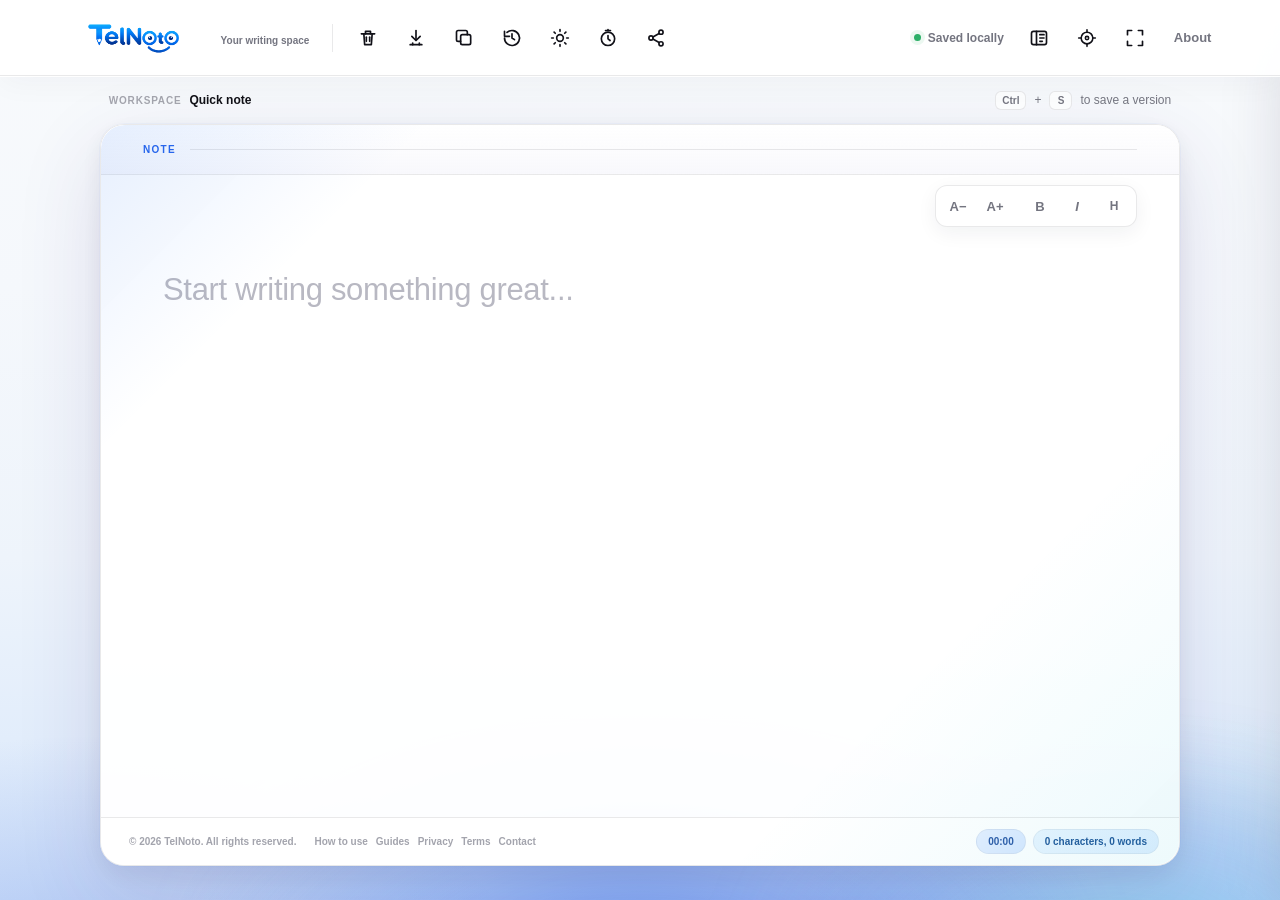
<file: index.html>
<!DOCTYPE html>
<html lang="en">
<head>
  <meta charset="UTF-8" />
  <meta name="viewport" content="width=device-width, initial-scale=1.0" />
  <meta name="theme-color" content="#2563eb" />
  <meta name="description" content="TelNoto — a modern, private browser-based writing workspace." />
  <meta name="robots" content="index, follow" />
  <meta name="author" content="TelNoto" />
  <meta property="og:type" content="website" />
  <meta property="og:title" content="TelNoto — Modern Writing Workspace" />
  <meta property="og:description" content="A clean browser-based workspace for writing, formatting, saving versions, and focused work." />
  
  <title>TelNoto — Modern Writing Workspace</title>
  <link rel="stylesheet" href="style.css" />
  <script src="script.js" defer></script>
  <link rel="icon" href="favicon.ico" sizes="any" />
  <link rel="icon" href="favicon.png" type="image/png" sizes="64x64" />
  <link rel="icon" href="favicon.svg" type="image/svg+xml" />
</head>
<body>
  <header class="app-toolbar">
    <div class="toolbar-left">
      <button class="brand-btn" id="menuBtn" title="TelNoto">
        <img class="brand-logo-image" src="telnoto-logo.png" alt="TelNoto — Your writing space" />
          <span class="brand-subtitle">Your writing space</span>
        </span>
      </button>
      <div class="toolbar-divider"></div>

      <button class="icon-btn" id="clearBtn" title="Clear note" aria-label="Clear note"><svg class="icon" viewBox="0 0 24 24"><path d="M4 7h16"></path><path d="M9 7V4h6v3"></path><path d="M7 7l1 13h8l1-13"></path><path d="M10 11v5"></path><path d="M14 11v5"></path></svg></button>
      <button class="icon-btn" id="exportBtn" title="Download note" aria-label="Download note"><svg class="icon" viewBox="0 0 24 24"><path d="M12 3v11"></path><path d="m7 10 5 5 5-5"></path><path d="M5 20h14"></path><path d="M8 20v-2"></path><path d="M16 20v-2"></path></svg></button>
      <button class="icon-btn" id="copyBtn" title="Copy note" aria-label="Copy note"><svg class="icon" viewBox="0 0 24 24"><rect x="8" y="8" width="12" height="12" rx="2"></rect><path d="M16 8V5a2 2 0 0 0-2-2H5a2 2 0 0 0-2 2v9a2 2 0 0 0 2 2h3"></path></svg></button>
      <button class="icon-btn" id="historyBtn" title="Version history" aria-label="Version history"><svg class="icon" viewBox="0 0 24 24"><path d="M3 12a9 9 0 1 0 3-6.7"></path><path d="M3 4v6h6"></path><path d="M12 7v5l3 2"></path></svg></button>
      <button class="icon-btn" id="themeBtn" title="Switch to dark mode" aria-label="Switch to dark mode"><svg class="icon theme-icon" viewBox="0 0 24 24"><circle cx="12" cy="12" r="4"></circle><path d="M12 2v2"></path><path d="M12 20v2"></path><path d="m4.93 4.93 1.41 1.41"></path><path d="m17.66 17.66 1.41 1.41"></path><path d="M2 12h2"></path><path d="M20 12h2"></path><path d="m6.34 17.66-1.41 1.41"></path><path d="m19.07 4.93-1.41 1.41"></path></svg></button>
      <button class="icon-btn" id="timerBtn" title="Start / stop timer" aria-label="Start or stop timer"><svg class="icon" viewBox="0 0 24 24"><circle cx="12" cy="13" r="8"></circle><path d="M12 9v4l2.5 2"></path><path d="M9 3h6"></path><path d="M12 3v-1"></path></svg></button>
      <button class="icon-btn" id="shareBtn" title="Share note" aria-label="Share note"><svg class="icon" viewBox="0 0 24 24"><circle cx="18" cy="5" r="2.5"></circle><circle cx="6" cy="12" r="2.5"></circle><circle cx="18" cy="19" r="2.5"></circle><path d="m8.3 10.8 7.4-4.2"></path><path d="m8.3 13.2 7.4 4.2"></path></svg></button>
    </div>

    <div class="toolbar-right">
      <div class="save-state"><span class="save-dot"></span><span>Saved locally</span></div>
      <button class="icon-btn" id="previewBtn" title="Read mode" aria-label="Read mode"><svg class="icon" viewBox="0 0 24 24"><rect x="3" y="4" width="18" height="16" rx="2.5"></rect><path d="M9 4v16"></path><path d="M13 8h5"></path><path d="M13 12h5"></path><path d="M13 16h3"></path></svg></button>
      <button class="icon-btn" id="focusBtn" title="Focus mode — distraction-free" aria-label="Focus mode — distraction-free"><svg class="icon focus-icon" viewBox="0 0 24 24" aria-hidden="true"><circle cx="12" cy="12" r="7"></circle><circle cx="12" cy="12" r="2"></circle><path d="M12 2v3"></path><path d="M12 19v3"></path><path d="M2 12h3"></path><path d="M19 12h3"></path></svg></button>
      <button class="icon-btn" id="fullscreenBtn" title="Fullscreen" aria-label="Fullscreen"><svg class="icon" viewBox="0 0 24 24"><path d="M8 3H3v5"></path><path d="M16 3h5v5"></path><path d="M8 21H3v-5"></path><path d="M16 21h5v-5"></path></svg></button>
      <a class="about-btn" id="aboutBtn" href="about.html">About</a>
    </div>
  </header>

  <div class="workspace-bar">
    <div class="workspace-context"><span class="workspace-label">Workspace</span><span class="workspace-name">Quick note</span></div>
    <div class="workspace-hint"><span class="shortcut-key">Ctrl</span><span>+</span><span class="shortcut-key">S</span><span>to save a version</span></div>
  </div>

  <main class="editor-shell">
    <section class="editor-frame">
      <div class="paper-header"><span class="paper-label">NOTE</span><span class="paper-line"></span></div>
      <div class="floating-tools" aria-label="Formatting tools">
    <button class="mini-btn" id="fontDownBtn" title="Smaller text">A−</button>
    <button class="mini-btn" id="fontUpBtn" title="Bigger text">A+</button>
    <span class="format-divider"></span>
    <button class="mini-btn" id="boldBtn" title="Bold"><strong>B</strong></button>
    <button class="mini-btn" id="italicBtn" title="Italic"><em>I</em></button>
    <button class="mini-btn heading-tool" id="headingBtn" title="Heading">H</button>
  </div>
      <div id="note" contenteditable="true" spellcheck="true" data-placeholder="Start writing something great..."></div>
      <div id="preview"></div>
      <div class="editor-footer">
        <div class="footer-left">
          <span>© 2026 TelNoto. All rights reserved.</span>
          <nav class="app-links" aria-label="Site information">
            <a href="how-to-use.html">How to use</a>
            <a href="guides.html">Guides</a>
            <a href="privacy.html">Privacy</a>
            <a href="terms.html">Terms</a>
            <a href="contact.html">Contact</a>
          </nav>
        </div>
        <div class="footer-status">
          <span class="pill timer-pill" id="timer">00:00</span>
          <span class="pill stats-pill" id="stats">0 characters, 0 words</span>
        </div>
      </div>
    </section>
  </main>

  <div class="history-overlay" id="historyOverlay"></div>
  <aside class="history-panel" id="historyPanel">
    <div class="history-header">
      <div><span class="eyebrow">WORKSPACE</span><h2>Version History</h2><p>Save, restore, or delete previous versions.</p></div>
      <button class="history-close-btn" id="closeHistoryBtn" title="Close">×</button>
    </div>
    <button class="save-version-btn" id="saveVersionBtn"><span>+</span> Save Current Version</button>
    <div class="history-list" id="historyList"></div>
  </aside>

  <div id="toastContainer" class="toast-container"></div>
  <button id="exitFocusBtn" class="exit-focus-btn">Exit Focus</button>
</body>
</html>
</file>
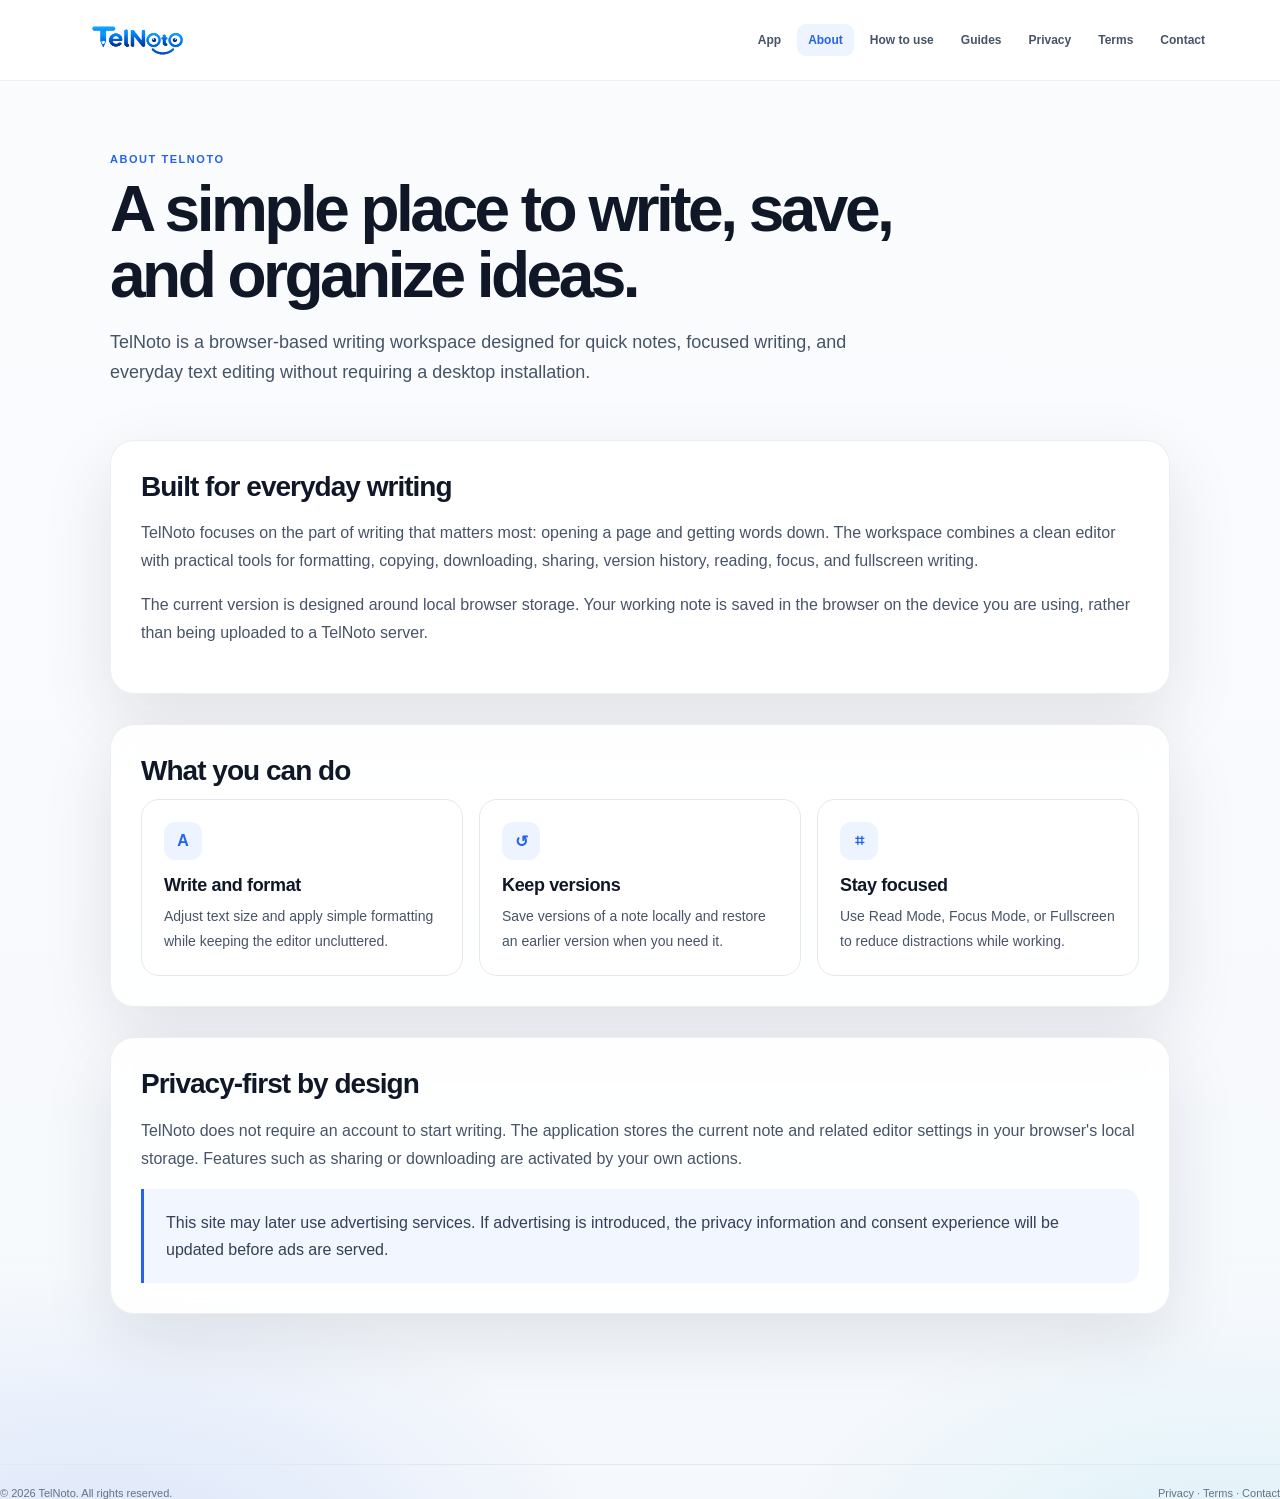
<file: about.html>
<!DOCTYPE html>
<html lang="en">
<head>
  <meta charset="UTF-8">
  <meta name="viewport" content="width=device-width, initial-scale=1.0">
  <meta name="description" content="Learn what TelNoto is, how it works, and why it is designed as a simple browser-based writing workspace.">
  <meta name="robots" content="index, follow">
  <meta name="theme-color" content="#2563eb">
  <title>About TelNoto — Modern Online Writing Workspace</title>
  <link rel="stylesheet" href="site.css">
  <link rel="icon" href="favicon.ico" sizes="any" />
  <link rel="icon" href="favicon.png" type="image/png" sizes="64x64" />
  <link rel="icon" href="favicon.svg" type="image/svg+xml" />
</head>
<body>
  <header class="site-header">
    <a class="site-brand" href="index.html" aria-label="TelNoto home">
      <img class="site-logo-image" src="telnoto-logo.png" alt="TelNoto — Your writing space" />
    </a>
    <nav class="site-nav" aria-label="Primary navigation">
      <a href="index.html">App</a>
<a href="about.html" aria-current="page">About</a>
<a href="how-to-use.html">How to use</a>
<a href="guides.html">Guides</a>
<a href="privacy.html">Privacy</a>
<a href="terms.html">Terms</a>
<a href="contact.html">Contact</a>
    </nav>
  </header>
  <main class="page">
    
<section class="hero">
  <div class="eyebrow">About TelNoto</div>
  <h1>A simple place to write, save, and organize ideas.</h1>
  <p class="lead">TelNoto is a browser-based writing workspace designed for quick notes, focused writing, and everyday text editing without requiring a desktop installation.</p>
</section>

<section class="section">
  <h2>Built for everyday writing</h2>
  <p>TelNoto focuses on the part of writing that matters most: opening a page and getting words down. The workspace combines a clean editor with practical tools for formatting, copying, downloading, sharing, version history, reading, focus, and fullscreen writing.</p>
  <p>The current version is designed around local browser storage. Your working note is saved in the browser on the device you are using, rather than being uploaded to a TelNoto server.</p>
</section>

<section class="section">
  <h2>What you can do</h2>
  <div class="grid">
    <article class="card"><div class="feature-icon">A</div><h3>Write and format</h3><p>Adjust text size and apply simple formatting while keeping the editor uncluttered.</p></article>
    <article class="card"><div class="feature-icon">↺</div><h3>Keep versions</h3><p>Save versions of a note locally and restore an earlier version when you need it.</p></article>
    <article class="card"><div class="feature-icon">⌗</div><h3>Stay focused</h3><p>Use Read Mode, Focus Mode, or Fullscreen to reduce distractions while working.</p></article>
  </div>
</section>

<section class="section">
  <h2>Privacy-first by design</h2>
  <p>TelNoto does not require an account to start writing. The application stores the current note and related editor settings in your browser's local storage. Features such as sharing or downloading are activated by your own actions.</p>
  <div class="callout">This site may later use advertising services. If advertising is introduced, the privacy information and consent experience will be updated before ads are served.</div>
</section>

  </main>
  <footer class="site-footer">
    <span>© 2026 TelNoto. All rights reserved.</span>
    <span>
      <a href="privacy.html">Privacy</a> ·
      <a href="terms.html">Terms</a> ·
      <a href="contact.html">Contact</a>
    </span>
  </footer>
</body>
</html>
</file>
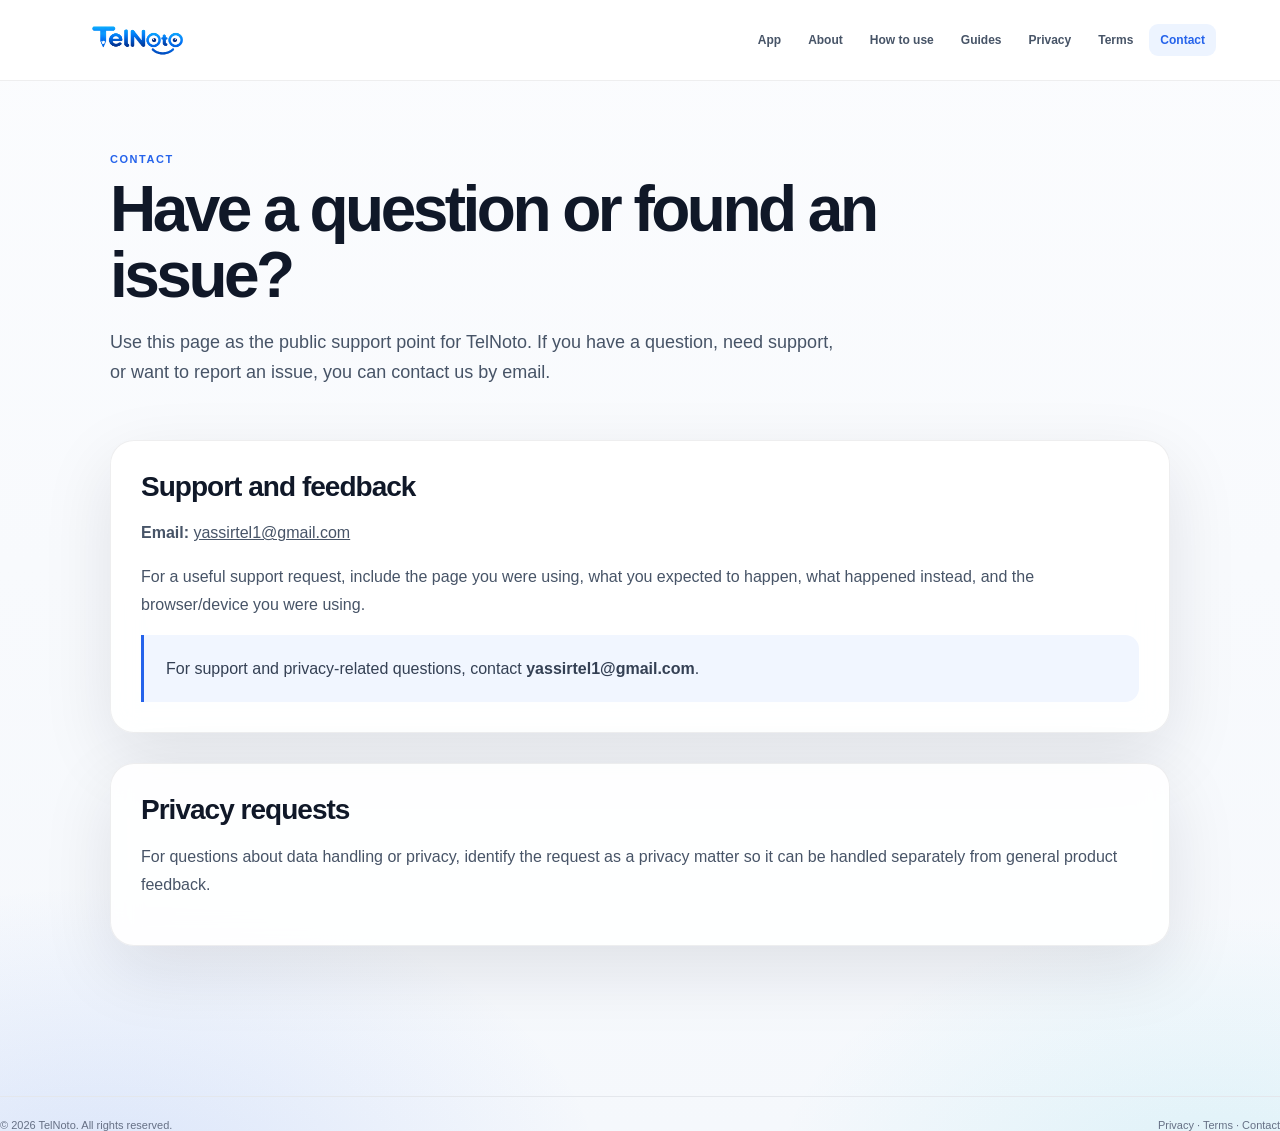
<file: contact.html>
<!DOCTYPE html>
<html lang="en">
<head>
  <meta charset="UTF-8">
  <meta name="viewport" content="width=device-width, initial-scale=1.0">
  <meta name="description" content="Contact the TelNoto team about support, privacy, feedback, or website issues.">
  <meta name="robots" content="index, follow">
  <meta name="theme-color" content="#2563eb">
  <title>Contact TelNoto</title>
  <link rel="stylesheet" href="site.css">
  <link rel="icon" href="favicon.ico" sizes="any" />
  <link rel="icon" href="favicon.png" type="image/png" sizes="64x64" />
  <link rel="icon" href="favicon.svg" type="image/svg+xml" />
</head>
<body>
  <header class="site-header">
    <a class="site-brand" href="index.html" aria-label="TelNoto home">
      <img class="site-logo-image" src="telnoto-logo.png" alt="TelNoto — Your writing space" />
    </a>
    <nav class="site-nav" aria-label="Primary navigation">
      <a href="index.html">App</a>
<a href="about.html">About</a>
<a href="how-to-use.html">How to use</a>
<a href="guides.html">Guides</a>
<a href="privacy.html">Privacy</a>
<a href="terms.html">Terms</a>
<a href="contact.html" aria-current="page">Contact</a>
    </nav>
  </header>
  <main class="page">
    
<section class="hero">
  <div class="eyebrow">Contact</div>
  <h1>Have a question or found an issue?</h1>
  <p class="lead">Use this page as the public support point for TelNoto. If you have a question, need support, or want to report an issue, you can contact us by email.</p>
</section>

<section class="section">
  <h2>Support and feedback</h2>
  <p><strong>Email:</strong> <a href="mailto:yassirtel1@gmail.com">yassirtel1@gmail.com</a></p>
  <p>For a useful support request, include the page you were using, what you expected to happen, what happened instead, and the browser/device you were using.</p>
  <div class="callout">For support and privacy-related questions, contact <strong>yassirtel1@gmail.com</strong>.</div>
</section>

<section class="section">
  <h2>Privacy requests</h2>
  <p>For questions about data handling or privacy, identify the request as a privacy matter so it can be handled separately from general product feedback.</p>
</section>

  </main>
  <footer class="site-footer">
    <span>© 2026 TelNoto. All rights reserved.</span>
    <span>
      <a href="privacy.html">Privacy</a> ·
      <a href="terms.html">Terms</a> ·
      <a href="contact.html">Contact</a>
    </span>
  </footer>
</body>
</html>
</file>
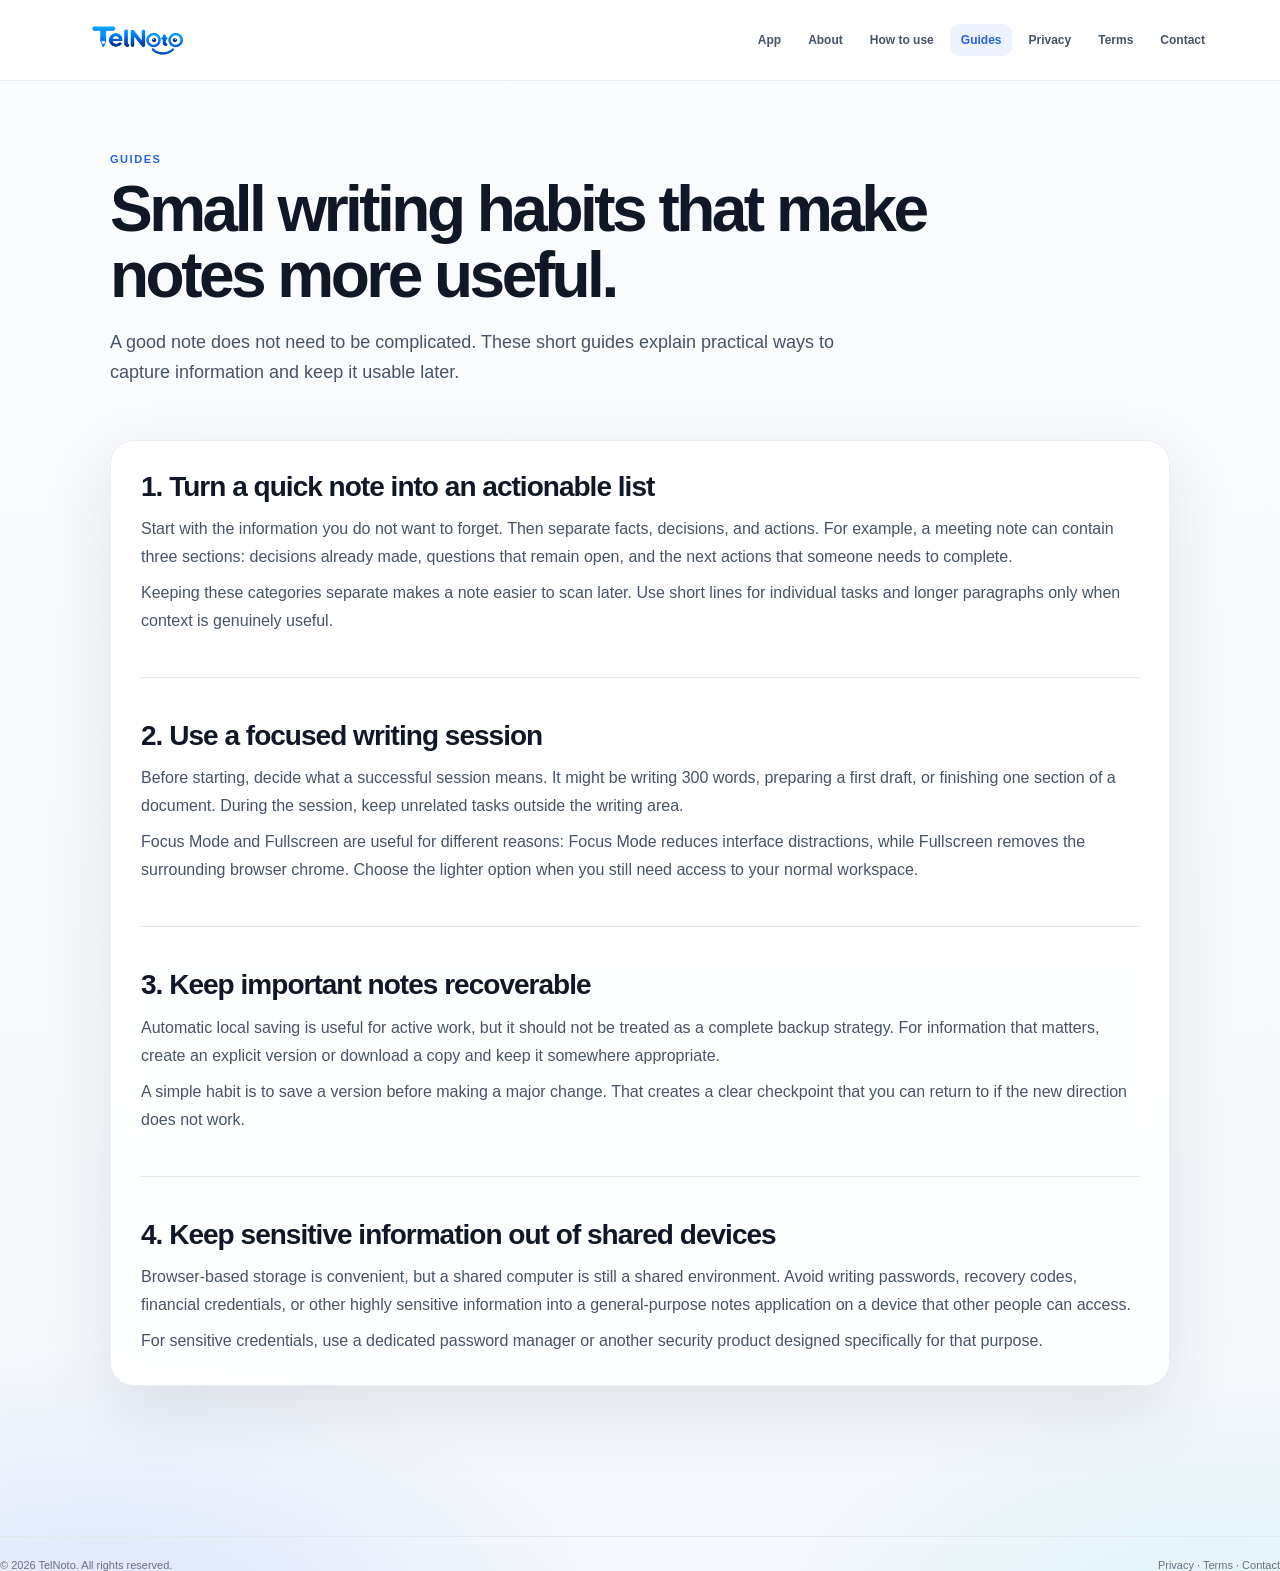
<file: guides.html>
<!DOCTYPE html>
<html lang="en">
<head>
  <meta charset="UTF-8">
  <meta name="viewport" content="width=device-width, initial-scale=1.0">
  <meta name="description" content="Practical writing and note-taking guides for organizing ideas, using browser-based notes, and maintaining focused work sessions.">
  <meta name="robots" content="index, follow">
  <meta name="theme-color" content="#2563eb">
  <title>Writing Guides — TelNoto</title>
  <link rel="stylesheet" href="site.css">
  <link rel="icon" href="favicon.ico" sizes="any" />
  <link rel="icon" href="favicon.png" type="image/png" sizes="64x64" />
  <link rel="icon" href="favicon.svg" type="image/svg+xml" />
</head>
<body>
  <header class="site-header">
    <a class="site-brand" href="index.html" aria-label="TelNoto home">
      <img class="site-logo-image" src="telnoto-logo.png" alt="TelNoto — Your writing space" />
    </a>
    <nav class="site-nav" aria-label="Primary navigation">
      <a href="index.html">App</a>
<a href="about.html">About</a>
<a href="how-to-use.html">How to use</a>
<a href="guides.html" aria-current="page">Guides</a>
<a href="privacy.html">Privacy</a>
<a href="terms.html">Terms</a>
<a href="contact.html">Contact</a>
    </nav>
  </header>
  <main class="page">
    
<section class="hero">
  <div class="eyebrow">Guides</div>
  <h1>Small writing habits that make notes more useful.</h1>
  <p class="lead">A good note does not need to be complicated. These short guides explain practical ways to capture information and keep it usable later.</p>
</section>

<section class="section">
  <article class="article">
    <h2>1. Turn a quick note into an actionable list</h2>
    <p>Start with the information you do not want to forget. Then separate facts, decisions, and actions. For example, a meeting note can contain three sections: decisions already made, questions that remain open, and the next actions that someone needs to complete.</p>
    <p>Keeping these categories separate makes a note easier to scan later. Use short lines for individual tasks and longer paragraphs only when context is genuinely useful.</p>
  </article>

  <article class="article">
    <h2>2. Use a focused writing session</h2>
    <p>Before starting, decide what a successful session means. It might be writing 300 words, preparing a first draft, or finishing one section of a document. During the session, keep unrelated tasks outside the writing area.</p>
    <p>Focus Mode and Fullscreen are useful for different reasons: Focus Mode reduces interface distractions, while Fullscreen removes the surrounding browser chrome. Choose the lighter option when you still need access to your normal workspace.</p>
  </article>

  <article class="article">
    <h2>3. Keep important notes recoverable</h2>
    <p>Automatic local saving is useful for active work, but it should not be treated as a complete backup strategy. For information that matters, create an explicit version or download a copy and keep it somewhere appropriate.</p>
    <p>A simple habit is to save a version before making a major change. That creates a clear checkpoint that you can return to if the new direction does not work.</p>
  </article>

  <article class="article">
    <h2>4. Keep sensitive information out of shared devices</h2>
    <p>Browser-based storage is convenient, but a shared computer is still a shared environment. Avoid writing passwords, recovery codes, financial credentials, or other highly sensitive information into a general-purpose notes application on a device that other people can access.</p>
    <p>For sensitive credentials, use a dedicated password manager or another security product designed specifically for that purpose.</p>
  </article>
</section>

  </main>
  <footer class="site-footer">
    <span>© 2026 TelNoto. All rights reserved.</span>
    <span>
      <a href="privacy.html">Privacy</a> ·
      <a href="terms.html">Terms</a> ·
      <a href="contact.html">Contact</a>
    </span>
  </footer>
</body>
</html>
</file>
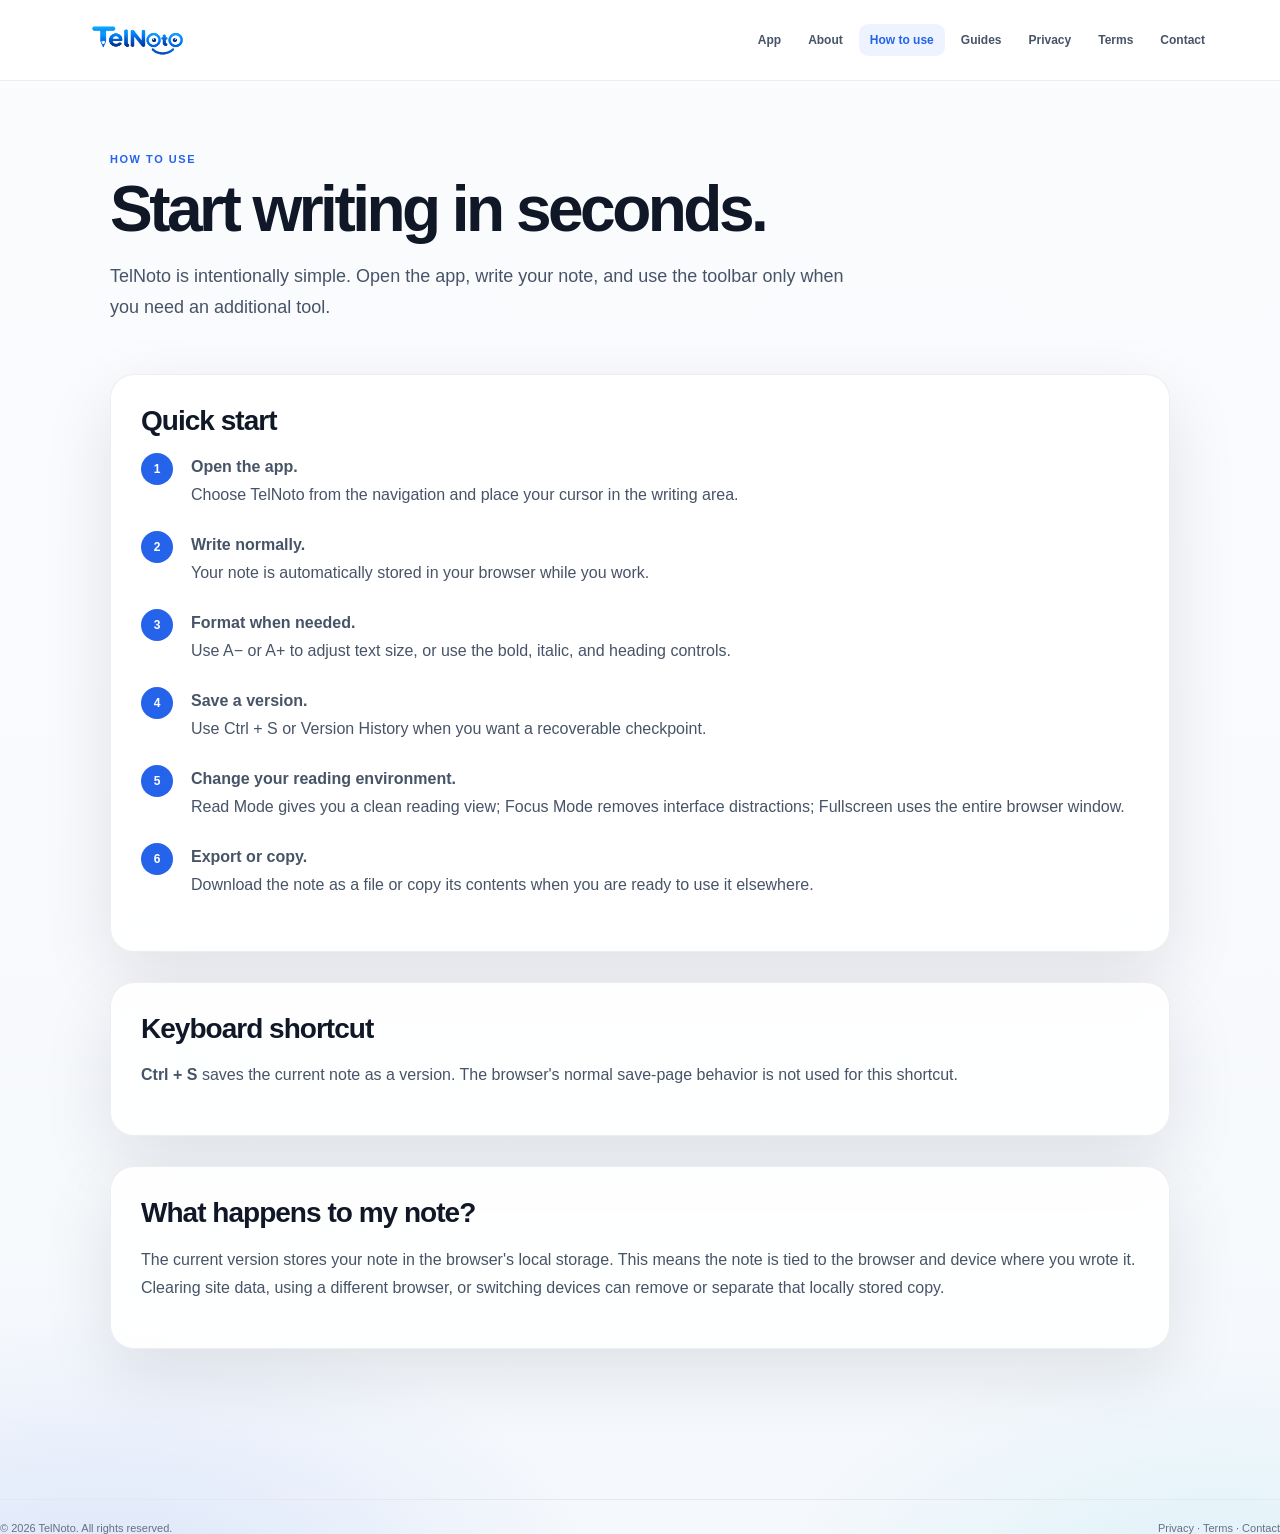
<file: how-to-use.html>
<!DOCTYPE html>
<html lang="en">
<head>
  <meta charset="UTF-8">
  <meta name="viewport" content="width=device-width, initial-scale=1.0">
  <meta name="description" content="A practical guide to using TelNoto for writing, formatting, saving versions, focus mode, read mode, and exporting notes.">
  <meta name="robots" content="index, follow">
  <meta name="theme-color" content="#2563eb">
  <title>How to Use TelNoto — Online Writing Guide</title>
  <link rel="stylesheet" href="site.css">
  <link rel="icon" href="favicon.ico" sizes="any" />
  <link rel="icon" href="favicon.png" type="image/png" sizes="64x64" />
  <link rel="icon" href="favicon.svg" type="image/svg+xml" />
</head>
<body>
  <header class="site-header">
    <a class="site-brand" href="index.html" aria-label="TelNoto home">
      <img class="site-logo-image" src="telnoto-logo.png" alt="TelNoto — Your writing space" />
    </a>
    <nav class="site-nav" aria-label="Primary navigation">
      <a href="index.html">App</a>
<a href="about.html">About</a>
<a href="how-to-use.html" aria-current="page">How to use</a>
<a href="guides.html">Guides</a>
<a href="privacy.html">Privacy</a>
<a href="terms.html">Terms</a>
<a href="contact.html">Contact</a>
    </nav>
  </header>
  <main class="page">
    
<section class="hero">
  <div class="eyebrow">How to use</div>
  <h1>Start writing in seconds.</h1>
  <p class="lead">TelNoto is intentionally simple. Open the app, write your note, and use the toolbar only when you need an additional tool.</p>
</section>

<section class="section">
  <h2>Quick start</h2>
  <ol class="steps">
    <li><div><strong>Open the app.</strong><br>Choose TelNoto from the navigation and place your cursor in the writing area.</div></li>
    <li><div><strong>Write normally.</strong><br>Your note is automatically stored in your browser while you work.</div></li>
    <li><div><strong>Format when needed.</strong><br>Use A− or A+ to adjust text size, or use the bold, italic, and heading controls.</div></li>
    <li><div><strong>Save a version.</strong><br>Use Ctrl + S or Version History when you want a recoverable checkpoint.</div></li>
    <li><div><strong>Change your reading environment.</strong><br>Read Mode gives you a clean reading view; Focus Mode removes interface distractions; Fullscreen uses the entire browser window.</div></li>
    <li><div><strong>Export or copy.</strong><br>Download the note as a file or copy its contents when you are ready to use it elsewhere.</div></li>
  </ol>
</section>

<section class="section">
  <h2>Keyboard shortcut</h2>
  <p><strong>Ctrl + S</strong> saves the current note as a version. The browser's normal save-page behavior is not used for this shortcut.</p>
</section>

<section class="section">
  <h2>What happens to my note?</h2>
  <p>The current version stores your note in the browser's local storage. This means the note is tied to the browser and device where you wrote it. Clearing site data, using a different browser, or switching devices can remove or separate that locally stored copy.</p>
</section>

  </main>
  <footer class="site-footer">
    <span>© 2026 TelNoto. All rights reserved.</span>
    <span>
      <a href="privacy.html">Privacy</a> ·
      <a href="terms.html">Terms</a> ·
      <a href="contact.html">Contact</a>
    </span>
  </footer>
</body>
</html>
</file>
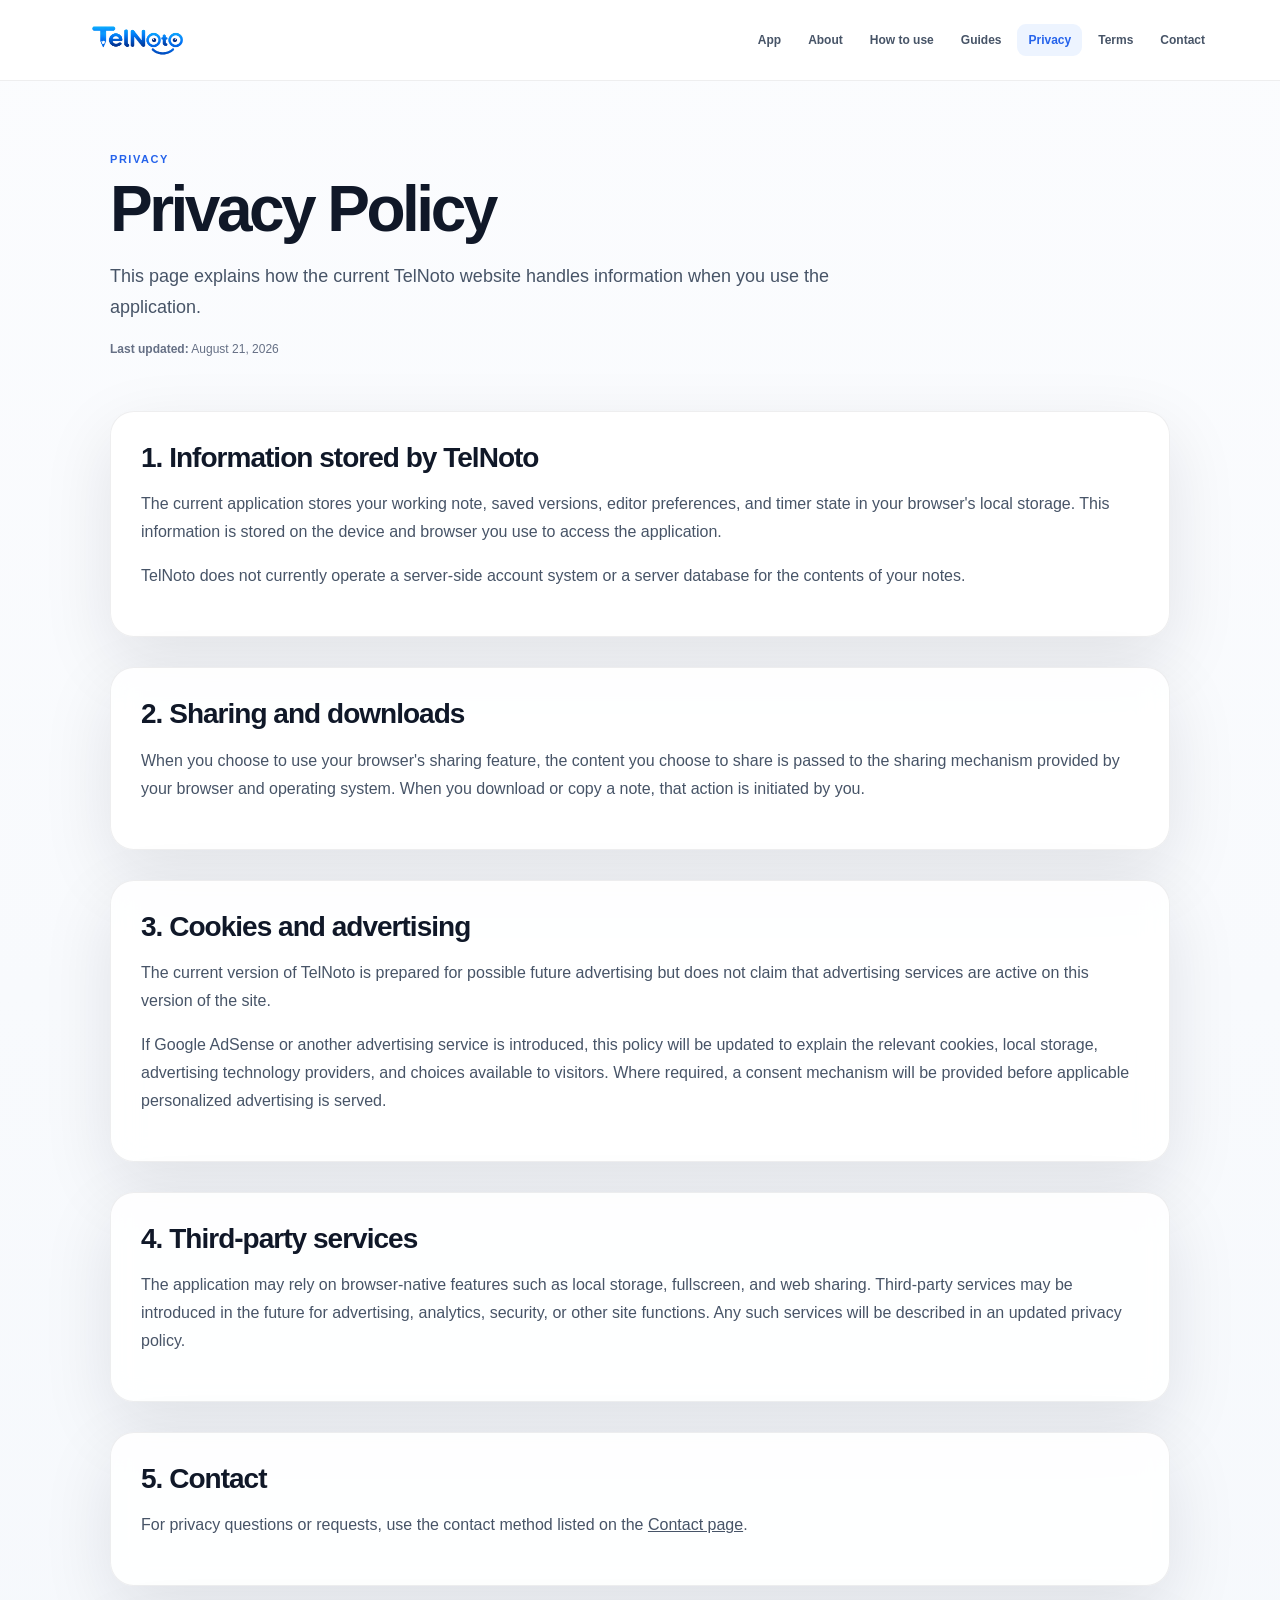
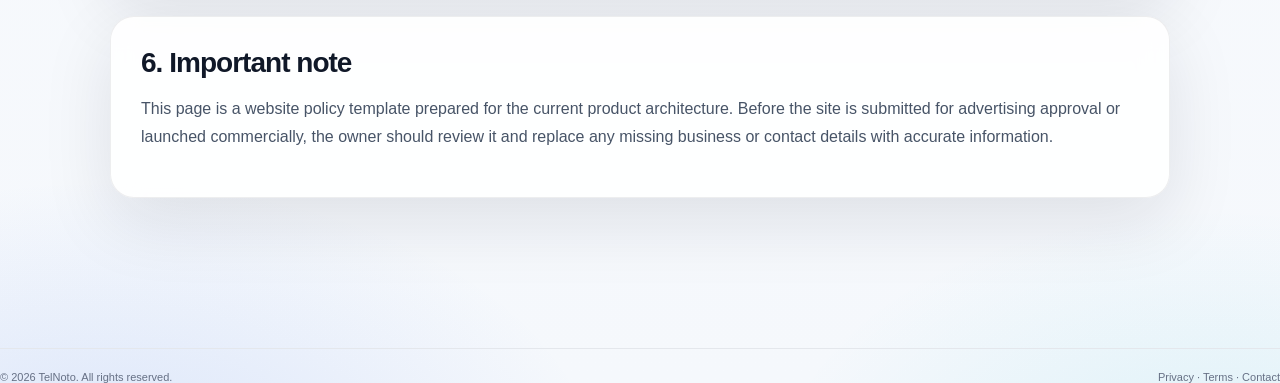
<file: privacy.html>
<!DOCTYPE html>
<html lang="en">
<head>
  <meta charset="UTF-8">
  <meta name="viewport" content="width=device-width, initial-scale=1.0">
  <meta name="description" content="Privacy information for the TelNoto browser-based writing workspace.">
  <meta name="robots" content="index, follow">
  <meta name="theme-color" content="#2563eb">
  <title>Privacy Policy — TelNoto</title>
  <link rel="stylesheet" href="site.css">
  <link rel="icon" href="favicon.ico" sizes="any" />
  <link rel="icon" href="favicon.png" type="image/png" sizes="64x64" />
  <link rel="icon" href="favicon.svg" type="image/svg+xml" />
</head>
<body>
  <header class="site-header">
    <a class="site-brand" href="index.html" aria-label="TelNoto home">
      <img class="site-logo-image" src="telnoto-logo.png" alt="TelNoto — Your writing space" />
    </a>
    <nav class="site-nav" aria-label="Primary navigation">
      <a href="index.html">App</a>
<a href="about.html">About</a>
<a href="how-to-use.html">How to use</a>
<a href="guides.html">Guides</a>
<a href="privacy.html" aria-current="page">Privacy</a>
<a href="terms.html">Terms</a>
<a href="contact.html">Contact</a>
    </nav>
  </header>
  <main class="page">
    
<section class="hero">
  <div class="eyebrow">Privacy</div>
  <h1>Privacy Policy</h1>
  <p class="lead">This page explains how the current TelNoto website handles information when you use the application.</p>
  <p class="notice"><strong>Last updated:</strong> August 21, 2026</p>
</section>

<section class="section">
  <h2>1. Information stored by TelNoto</h2>
  <p>The current application stores your working note, saved versions, editor preferences, and timer state in your browser's local storage. This information is stored on the device and browser you use to access the application.</p>
  <p>TelNoto does not currently operate a server-side account system or a server database for the contents of your notes.</p>
</section>

<section class="section">
  <h2>2. Sharing and downloads</h2>
  <p>When you choose to use your browser's sharing feature, the content you choose to share is passed to the sharing mechanism provided by your browser and operating system. When you download or copy a note, that action is initiated by you.</p>
</section>

<section class="section">
  <h2>3. Cookies and advertising</h2>
  <p>The current version of TelNoto is prepared for possible future advertising but does not claim that advertising services are active on this version of the site.</p>
  <p>If Google AdSense or another advertising service is introduced, this policy will be updated to explain the relevant cookies, local storage, advertising technology providers, and choices available to visitors. Where required, a consent mechanism will be provided before applicable personalized advertising is served.</p>
</section>

<section class="section">
  <h2>4. Third-party services</h2>
  <p>The application may rely on browser-native features such as local storage, fullscreen, and web sharing. Third-party services may be introduced in the future for advertising, analytics, security, or other site functions. Any such services will be described in an updated privacy policy.</p>
</section>

<section class="section">
  <h2>5. Contact</h2>
  <p>For privacy questions or requests, use the contact method listed on the <a href="contact.html">Contact page</a>.</p>
</section>

<section class="section">
  <h2>6. Important note</h2>
  <p>This page is a website policy template prepared for the current product architecture. Before the site is submitted for advertising approval or launched commercially, the owner should review it and replace any missing business or contact details with accurate information.</p>
</section>

  </main>
  <footer class="site-footer">
    <span>© 2026 TelNoto. All rights reserved.</span>
    <span>
      <a href="privacy.html">Privacy</a> ·
      <a href="terms.html">Terms</a> ·
      <a href="contact.html">Contact</a>
    </span>
  </footer>
</body>
</html>
</file>
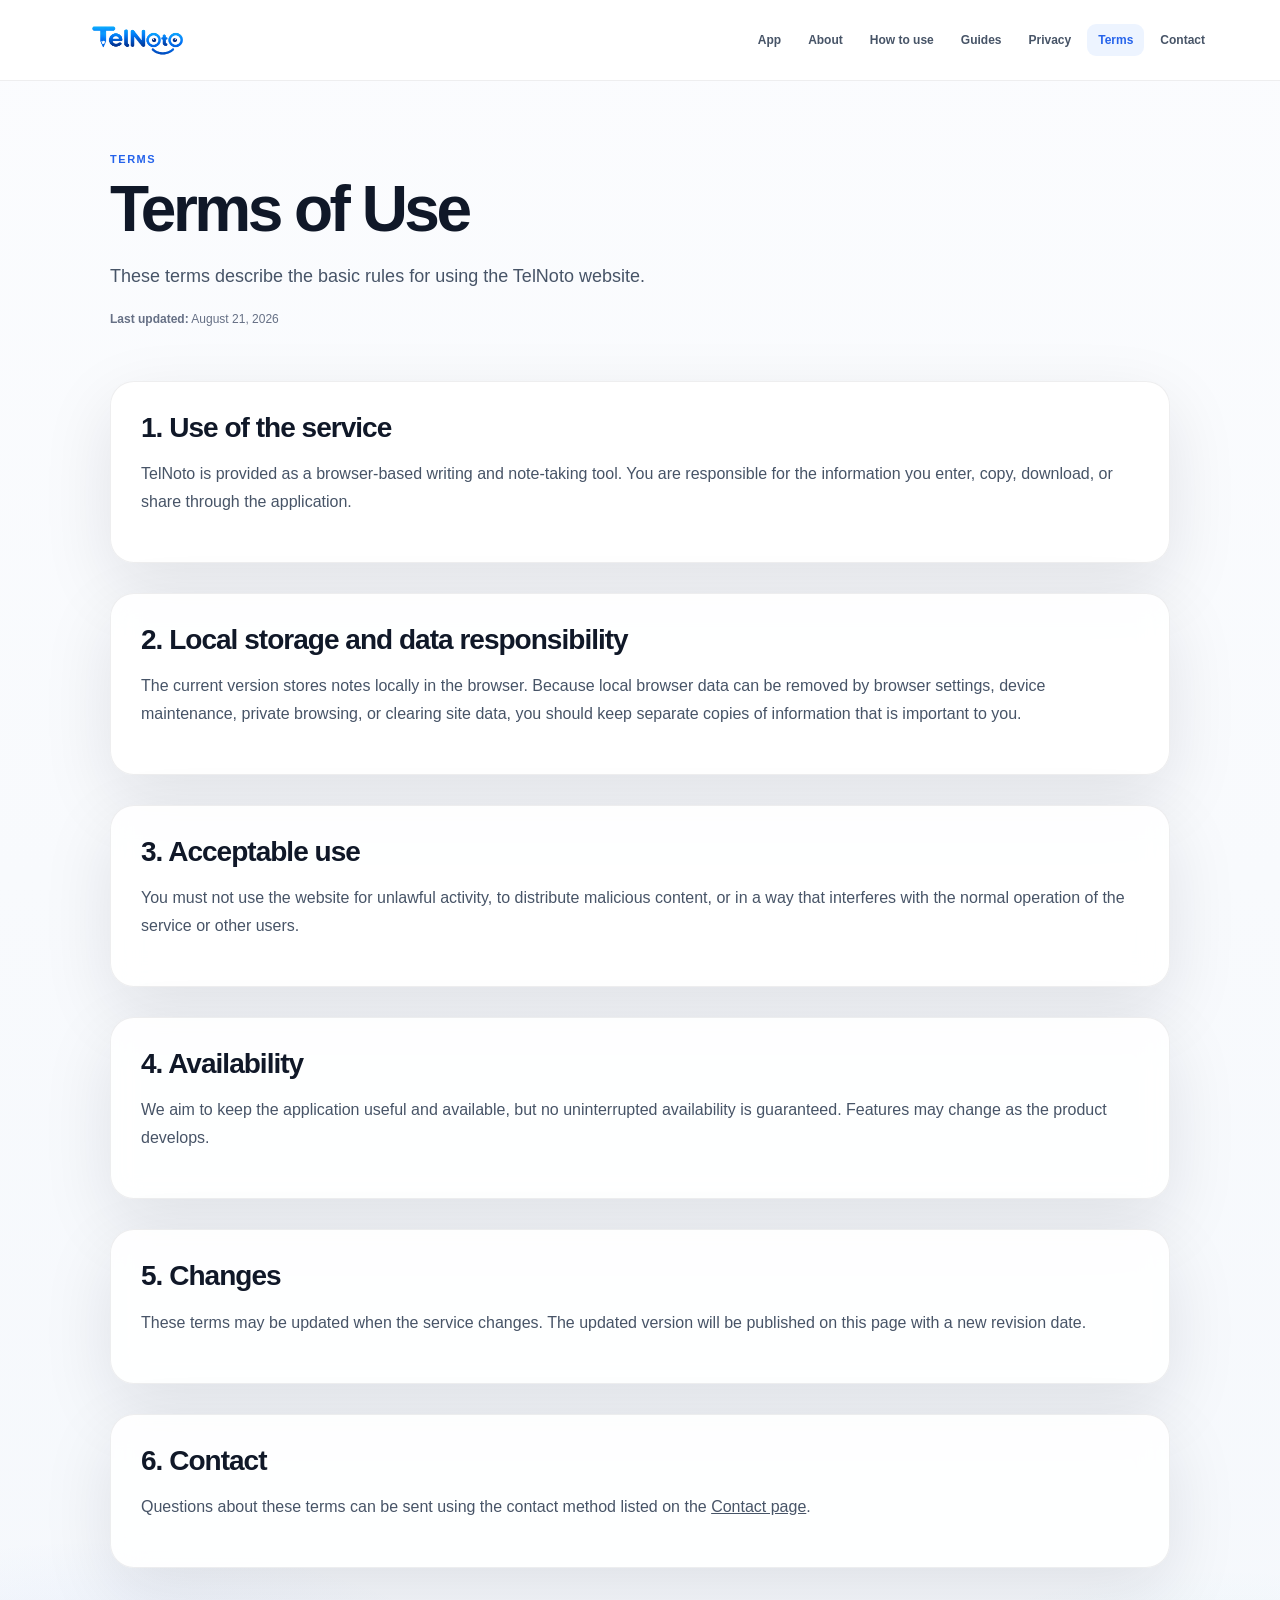
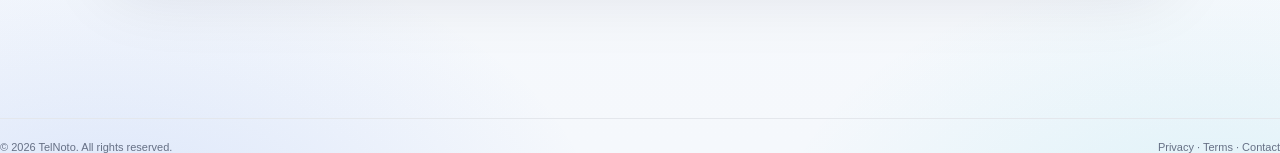
<file: terms.html>
<!DOCTYPE html>
<html lang="en">
<head>
  <meta charset="UTF-8">
  <meta name="viewport" content="width=device-width, initial-scale=1.0">
  <meta name="description" content="Terms of use for the TelNoto browser-based writing workspace.">
  <meta name="robots" content="index, follow">
  <meta name="theme-color" content="#2563eb">
  <title>Terms of Use — TelNoto</title>
  <link rel="stylesheet" href="site.css">
  <link rel="icon" href="favicon.ico" sizes="any" />
  <link rel="icon" href="favicon.png" type="image/png" sizes="64x64" />
  <link rel="icon" href="favicon.svg" type="image/svg+xml" />
</head>
<body>
  <header class="site-header">
    <a class="site-brand" href="index.html" aria-label="TelNoto home">
      <img class="site-logo-image" src="telnoto-logo.png" alt="TelNoto — Your writing space" />
    </a>
    <nav class="site-nav" aria-label="Primary navigation">
      <a href="index.html">App</a>
<a href="about.html">About</a>
<a href="how-to-use.html">How to use</a>
<a href="guides.html">Guides</a>
<a href="privacy.html">Privacy</a>
<a href="terms.html" aria-current="page">Terms</a>
<a href="contact.html">Contact</a>
    </nav>
  </header>
  <main class="page">
    
<section class="hero">
  <div class="eyebrow">Terms</div>
  <h1>Terms of Use</h1>
  <p class="lead">These terms describe the basic rules for using the TelNoto website.</p>
  <p class="notice"><strong>Last updated:</strong> August 21, 2026</p>
</section>

<section class="section">
  <h2>1. Use of the service</h2>
  <p>TelNoto is provided as a browser-based writing and note-taking tool. You are responsible for the information you enter, copy, download, or share through the application.</p>
</section>

<section class="section">
  <h2>2. Local storage and data responsibility</h2>
  <p>The current version stores notes locally in the browser. Because local browser data can be removed by browser settings, device maintenance, private browsing, or clearing site data, you should keep separate copies of information that is important to you.</p>
</section>

<section class="section">
  <h2>3. Acceptable use</h2>
  <p>You must not use the website for unlawful activity, to distribute malicious content, or in a way that interferes with the normal operation of the service or other users.</p>
</section>

<section class="section">
  <h2>4. Availability</h2>
  <p>We aim to keep the application useful and available, but no uninterrupted availability is guaranteed. Features may change as the product develops.</p>
</section>

<section class="section">
  <h2>5. Changes</h2>
  <p>These terms may be updated when the service changes. The updated version will be published on this page with a new revision date.</p>
</section>

<section class="section">
  <h2>6. Contact</h2>
  <p>Questions about these terms can be sent using the contact method listed on the <a href="contact.html">Contact page</a>.</p>
</section>

  </main>
  <footer class="site-footer">
    <span>© 2026 TelNoto. All rights reserved.</span>
    <span>
      <a href="privacy.html">Privacy</a> ·
      <a href="terms.html">Terms</a> ·
      <a href="contact.html">Contact</a>
    </span>
  </footer>
</body>
</html>
</file>
<file: style.css>
/* MODERN SAAS TELNOTO */
:root {
  --bg:#f4f5f8; --toolbar:rgba(255,255,255,.88); --surface:#fff; --surface-soft:#f7f7fa;
  --text:#111118; --muted:#747580; --muted-light:#a3a4ad; --border:rgba(17,17,24,.09);
  --brand:#2563eb; --brand-2:#3b82f6; --brand-soft:#e7f0ff; --brand-glow:rgba(37,99,235,.18);
  --pill-blue:#e6efff; --pill-purple:#eaf5ff; --panel:#fff; --panel-soft:#f5f5f8;
  --danger:#e5484d; --success:#2caf67; --shadow:0 18px 55px rgba(48,35,83,.10);
}
*{box-sizing:border-box}
html,body{margin:0;min-height:100%}
body{
  font-family:Inter,ui-sans-serif,-apple-system,BlinkMacSystemFont,"Segoe UI",Arial,sans-serif;
  background:radial-gradient(circle at 78% 18%,rgba(59,130,246,.08),transparent 25%),radial-gradient(circle at 18% 85%,rgba(37,99,235,.05),transparent 28%),var(--bg);
  color:var(--text);overflow:hidden;transition:.35s;
}
body.light{--bg:#f4f5f8;--toolbar:rgba(255,255,255,.88);--text:#111118;--muted:#747580;--border:rgba(17,17,24,.09);--surface:#fff;--panel:#fff;--panel-soft:#f5f5f8}
button{font:inherit}
button:focus-visible{outline:3px solid rgba(37,99,235,.25);outline-offset:2px}

.app-toolbar{height:76px;background:var(--toolbar);backdrop-filter:blur(20px);-webkit-backdrop-filter:blur(20px);border-bottom:1px solid var(--border);display:flex;align-items:center;justify-content:space-between;padding:0 4.5%;position:relative;z-index:100}
.toolbar-left,.toolbar-right{display:flex;align-items:center;gap:8px}
.toolbar-divider{width:1px;height:28px;background:var(--border);margin:0 7px}
.icon,.small-icon{fill:none;stroke:currentColor;stroke-width:2;stroke-linecap:round;stroke-linejoin:round}.icon{width:20px;height:20px}.small-icon{width:15px;height:15px}
.brand-btn,.icon-btn,.about-btn{border:0;background:transparent;color:var(--text);cursor:pointer;border-radius:12px;transition:.18s}
.brand-btn{min-height:48px;display:flex;align-items:center;gap:11px;padding:5px 8px 5px 2px}
.brand-logo-image{width:150px;height:auto;max-height:52px;object-fit:contain;display:block}
.brand-btn:hover,.icon-btn:hover,.about-btn:hover{background:rgba(37,99,235,.07)}
.brand-btn:active,.icon-btn:active,.about-btn:active{transform:scale(.96)}
.brand-mark{width:38px;height:38px;border-radius:11px;position:relative;overflow:hidden;background:linear-gradient(145deg,#3b82f6,#1d4ed8);box-shadow:0 8px 18px rgba(37,99,235,.24);flex:0 0 auto}
.brand-mark-line{position:absolute;display:block;height:5px;border-radius:999px;background:white;transform:rotate(-42deg)}
.line-one{width:21px;top:11px;left:9px}.line-two{width:17px;top:22px;left:13px}
.brand-mark-dot{position:absolute;width:6px;height:6px;border-radius:50%;background:white;right:7px;top:8px}
.brand-copy{display:flex;flex-direction:column;align-items:flex-start;line-height:1}
.brand-title{font-size:17px;font-weight:800;letter-spacing:-.35px}.brand-subtitle{color:var(--muted);font-size:10px;font-weight:600;margin-top:5px}.brand-chevron{color:var(--muted-light);margin-left:2px}
.icon-btn{width:40px;height:40px;padding:9px;display:inline-flex;align-items:center;justify-content:center}
.icon-btn.active{background:var(--brand-soft);color:var(--brand);box-shadow:inset 0 0 0 1px rgba(37,99,235,.12)}
.about-btn{color:var(--muted);font-size:13px;font-weight:750;padding:9px 11px}
.save-state{display:flex;align-items:center;gap:7px;color:var(--muted);font-size:12px;font-weight:650;margin-right:7px;white-space:nowrap}
.save-dot{width:7px;height:7px;border-radius:50%;background:var(--success);box-shadow:0 0 0 4px rgba(44,175,103,.09)}

.workspace-bar{height:48px;display:flex;align-items:center;justify-content:space-between;padding:0 8.5%;color:var(--muted);font-size:12px;position:relative;z-index:30}
.workspace-context,.workspace-hint{display:flex;align-items:center;gap:8px}.workspace-label{color:var(--muted-light);font-weight:650;text-transform:uppercase;letter-spacing:.08em;font-size:10px}.workspace-name{color:var(--text);font-weight:750}
.shortcut-key{min-width:23px;padding:3px 6px;text-align:center;border:1px solid var(--border);border-radius:6px;background:rgba(255,255,255,.65);color:var(--muted);font-size:10px;font-weight:700}

.floating-tools{position:fixed;top:113px;right:8.5%;z-index:40;background:rgba(255,255,255,.94);backdrop-filter:blur(16px);border:1px solid var(--border);border-radius:14px;padding:6px;display:flex;gap:3px;box-shadow:0 4px 18px rgba(35,28,58,.06);transition:.2s}
.mini-btn{min-width:34px;height:32px;border:0;background:transparent;color:var(--muted);border-radius:9px;cursor:pointer;font-size:13px;font-weight:800;transition:.18s}.mini-btn:hover{background:var(--brand-soft);color:var(--brand)}.heading-tool{font-size:12px}.format-divider{width:1px;margin:5px 2px;background:var(--border)}
.read-mode .floating-tools,.focus-mode .floating-tools{opacity:0;pointer-events:none;transform:translateY(-8px)}

.editor-shell{height:calc(100vh - 124px);display:flex;justify-content:center;padding:0 5.5% 34px}
.editor-frame{width:min(1080px,100%);height:100%;background:var(--surface);border:1px solid var(--border);border-radius:24px;position:relative;overflow:hidden;box-shadow:var(--shadow)}
.paper-header{height:50px;display:flex;align-items:center;gap:14px;padding:0 42px;border-bottom:1px solid var(--border);background:linear-gradient(to bottom,rgba(255,255,255,.9),rgba(249,249,252,.8))}
.paper-label{color:var(--brand);font-size:10px;font-weight:850;letter-spacing:.13em}.paper-line{height:1px;flex:1;background:var(--border)}
#note,#preview{width:100%;height:calc(100% - 88px);border:0;outline:0;background:var(--surface);color:var(--text);padding:40px 62px 100px;font-family:Inter,ui-sans-serif,-apple-system,BlinkMacSystemFont,"Segoe UI",Arial,sans-serif;font-size:20px;line-height:1.85;font-weight:470;letter-spacing:-.01em;overflow-y:auto}
#note::-webkit-scrollbar,#preview::-webkit-scrollbar,.history-panel::-webkit-scrollbar{width:8px}#note::-webkit-scrollbar-thumb,#preview::-webkit-scrollbar,.history-panel::-webkit-scrollbar-thumb{background:#d6d4df;border-radius:999px}
#note:empty::before{content:attr(data-placeholder);color:#b8b8c2;pointer-events:none}
#note h1,#preview h1{font-size:2em;line-height:1.2;margin:.4em 0 .7em;letter-spacing:-.045em}
.editor-footer{position:absolute;bottom:0;left:0;right:0;height:38px;display:flex;justify-content:space-between;align-items:center;padding:0 28px;background:rgba(255,255,255,.93);border-top:1px solid var(--border);color:var(--muted-light);font-size:10px;font-weight:650}
#preview{display:none}.read-mode .editor-frame{border-color:rgba(37,99,235,.13)}
.focus-mode .app-toolbar,.focus-mode .workspace-bar,.focus-mode .floating-tools,.focus-mode .bottom-status,.focus-mode .editor-footer,.focus-mode .paper-header{display:none}
.focus-mode .editor-shell{height:100vh;padding:0}.focus-mode .editor-frame{width:min(900px,100%);border:0;border-radius:0;box-shadow:none}.focus-mode #note,.focus-mode #preview{height:100%;padding-top:90px;padding-bottom:90px}
.exit-focus-btn{display:none;position:fixed;top:22px;right:22px;z-index:300;border:1px solid var(--border);background:var(--surface);color:var(--text);padding:10px 15px;border-radius:999px;font-size:12px;font-weight:800;cursor:pointer;box-shadow:0 4px 18px rgba(35,28,58,.06)}
.focus-mode .exit-focus-btn{display:block}.exit-focus-btn:hover{background:var(--brand);color:white;border-color:var(--brand)}

.bottom-status{position:fixed;right:6.5%;bottom:21px;z-index:50;display:flex;gap:8px;align-items:center}.pill{border-radius:999px;padding:9px 14px;font-size:11px;font-weight:750;border:1px solid rgba(17,17,24,.05);box-shadow:0 4px 12px rgba(20,20,30,.04)}.timer-pill{background:var(--pill-blue);color:#315da8}.stats-pill{background:var(--pill-purple);color:#245a9b}

.history-overlay{position:fixed;inset:0;background:rgba(19,13,32,.32);backdrop-filter:blur(3px);z-index:80;display:none}.history-overlay.show{display:block}
.history-panel{position:fixed;top:14px;right:-440px;width:410px;max-width:calc(100% - 28px);height:calc(100vh - 28px);background:rgba(255,255,255,.97);color:var(--text);border:1px solid var(--border);border-radius:24px;z-index:90;padding:24px;transition:right .3s cubic-bezier(.2,.8,.2,1);box-shadow:-20px 20px 70px rgba(34,22,57,.18);overflow-y:auto}
.history-panel.show{right:14px}.history-header{display:flex;justify-content:space-between;gap:16px;align-items:flex-start;margin-bottom:22px}.eyebrow{color:var(--brand);font-size:9px;font-weight:850;letter-spacing:.14em}.history-header h2{margin:7px 0 6px;font-size:24px;letter-spacing:-.035em}.history-header p{margin:0;color:var(--muted);font-size:13px;line-height:1.5}
.history-close-btn{width:36px;height:36px;border:0;background:var(--panel-soft);color:var(--muted);font-size:25px;cursor:pointer;line-height:1;border-radius:11px}.history-close-btn:hover{background:var(--brand-soft);color:var(--brand)}
.save-version-btn{width:100%;border:0;background:linear-gradient(135deg,var(--brand),var(--brand-2));color:white;padding:13px 16px;border-radius:13px;cursor:pointer;font-weight:800;font-size:13px;margin-bottom:18px;box-shadow:0 10px 24px var(--brand-glow)}.save-version-btn:hover{transform:translateY(-1px)}
.history-list{display:flex;flex-direction:column;gap:10px}.history-empty{color:var(--muted);background:var(--panel-soft);border:1px solid var(--border);padding:15px;border-radius:13px;font-size:13px;line-height:1.5}.history-item{background:var(--panel-soft);border:1px solid var(--border);border-radius:14px;padding:14px}.history-date{font-size:11px;color:var(--muted);margin-bottom:8px}.history-preview{font-size:13px;line-height:1.45;max-height:60px;overflow:hidden;color:var(--text);margin-bottom:12px}.history-actions{display:flex;gap:8px}.restore-version-btn,.delete-version-btn{border:0;border-radius:9px;padding:8px 11px;font-size:11px;font-weight:750;cursor:pointer}.restore-version-btn{background:#dff7e9;color:#16824a}.delete-version-btn{background:#ffe4e5;color:#c32e35}

.toast-container{position:fixed;right:24px;bottom:76px;z-index:200;display:flex;flex-direction:column;gap:8px;pointer-events:none}.toast{min-width:220px;max-width:330px;background:#17151e;color:#fff;border:1px solid rgba(255,255,255,.09);border-left:3px solid var(--brand-2);border-radius:12px;padding:11px 13px;font-size:12px;font-weight:700;box-shadow:0 14px 35px rgba(0,0,0,.18);opacity:0;transform:translateY(8px);animation:toastIn .25s ease forwards}.toast.success{border-left-color:var(--success)}.toast.error{border-left-color:var(--danger)}.toast.hide{animation:toastOut .25s ease forwards}
@keyframes toastIn{to{opacity:1;transform:translateY(0)}}@keyframes toastOut{to{opacity:0;transform:translateY(8px)}}

@media(max-width:1000px){
  .app-toolbar{height:auto;min-height:72px;padding:10px 16px;gap:8px}.toolbar-left,.toolbar-right{gap:4px}
  .brand-subtitle,.brand-chevron,.toolbar-divider,.save-state,.about-btn{display:none}
  .workspace-bar{padding:0 18px}.workspace-hint{display:none}.floating-tools{top:auto;right:14px;bottom:74px}
  .editor-shell{height:calc(100vh - 120px);padding:0 12px 25px}.editor-frame{border-radius:18px}.paper-header{padding:0 20px}
  #note,#preview{font-size:18px;padding:28px 22px 90px}.editor-footer{padding:0 16px;font-size:9px}
  .bottom-status{right:12px;left:12px;justify-content:center;bottom:12px}.pill{font-size:10px;padding:8px 11px}
}
@media(max-width:650px){
  .toolbar-left,.toolbar-right{flex-wrap:wrap}.app-toolbar{justify-content:center}.brand-btn{margin-right:2px}.brand-logo-image{width:135px}
  .workspace-bar{height:40px}.workspace-name{font-size:12px}.icon-btn{width:36px;height:36px}.icon{width:18px;height:18px}
  .editor-shell{height:calc(100vh - 112px)}#note,#preview{font-size:17px;line-height:1.7}
  .history-panel{width:calc(100% - 20px);max-width:none;height:calc(100vh - 20px);top:10px;right:-110%}.history-panel.show{right:10px}
  .toast-container{right:12px;left:12px;bottom:68px}.toast{width:100%;min-width:auto;max-width:none}
}


/* ===== VISUAL V2: stronger Framer-style color atmosphere ===== */

body {
  position: relative;
  isolation: isolate;
  background:
    radial-gradient(ellipse 620px 380px at 7% 112%, rgba(29,78,216,.25), transparent 72%),
    radial-gradient(ellipse 600px 390px at 94% 110%, rgba(6,182,212,.18), transparent 72%),
    radial-gradient(ellipse 680px 430px at 50% 108%, rgba(37,99,235,.30), transparent 70%),
    linear-gradient(180deg, #fafbfc 0%, #f7f7fa 32%, #f1eef8 62%, #e1ebfb 82%, #ddd1ff 100%);
}

/* Large atmospheric glow at the bottom, visible behind the app */
body::before {
  content: "";
  position: fixed;
  pointer-events: none;
  z-index: -1;
  width: 900px;
  height: 520px;
  left: 50%;
  bottom: -360px;
  transform: translateX(-50%);
  background: radial-gradient(
    ellipse at center,
    rgba(91,33,182,.50) 0%,
    rgba(37,99,235,.32) 25%,
    rgba(59,130,246,.20) 45%,
    rgba(96,165,250,.10) 61%,
    transparent 78%
  );
  filter: blur(30px);
}

/* Pink/lilac glow on the lower-right */
body::after {
  content: "";
  position: fixed;
  pointer-events: none;
  z-index: -1;
  width: 700px;
  height: 430px;
  right: -180px;
  bottom: -290px;
  background: radial-gradient(
    ellipse at center,
    rgba(6,182,212,.26) 0%,
    rgba(59,130,246,.20) 36%,
    rgba(79,70,229,.14) 58%,
    transparent 76%
  );
  filter: blur(38px);
}

/* Give the toolbar the clean white SaaS appearance from the reference */
.app-toolbar {
  background: rgba(255,255,255,.93);
  box-shadow:
    0 1px 0 rgba(255,255,255,.9),
    0 8px 30px rgba(30,20,60,.035);
}

/* More premium purple logo */
.brand-mark {
  background: linear-gradient(145deg, #60a5fa 0%, #2563eb 42%, #173b87 100%);
  box-shadow:
    0 10px 25px rgba(37,99,235,.30),
    0 0 28px rgba(59,130,246,.16),
    inset 0 1px 0 rgba(255,255,255,.30);
}

/* More visible purple edge glow around the editor */
.editor-frame {
  background: rgba(255,255,255,.965);
  box-shadow:
    0 30px 85px rgba(67,45,125,.14),
    0 8px 26px rgba(35,25,70,.07),
    0 0 0 1px rgba(59,130,246,.035);
}

.editor-frame::before {
  content: "";
  position: absolute;
  inset: 0;
  pointer-events: none;
  z-index: 2;
  border-radius: inherit;
  background:
    linear-gradient(
      135deg,
      rgba(59,130,246,.14),
      transparent 18%,
      transparent 75%,
      rgba(6,182,212,.07)
    );
}

/* Softer, cleaner paper header */
.paper-header {
  background: linear-gradient(
    180deg,
    rgba(255,255,255,.99),
    rgba(248,248,252,.92)
  );
}

/* Make the editor feel more like a premium writing canvas */
#note,
#preview {
  background: transparent;
  caret-color: #2563eb;
}

/* Stronger violet focus state */
#note:focus {
  box-shadow: inset 3px 0 0 rgba(37,99,235,.10);
}

/* Better floating formatting glass */
.floating-tools {
  background: rgba(255,255,255,.94);
  border-color: rgba(37,99,235,.09);
  box-shadow:
    0 16px 42px rgba(48,34,92,.13),
    0 0 0 1px rgba(59,130,246,.025);
}

/* Make the status pills participate in the purple palette */
.timer-pill {
  background: linear-gradient(135deg, #e6efff, #d9e8ff);
  color: #315da8;
}

.stats-pill {
  background: linear-gradient(135deg, #eaf5ff, #e1efff);
  color: #245a9b;
}

/* Purple glow on primary history action */
.save-version-btn {
  background: linear-gradient(135deg, #1d4ed8 0%, #2563eb 42%, #60a5fa 100%);
  box-shadow:
    0 14px 30px rgba(37,99,235,.27),
    0 0 30px rgba(59,130,246,.12),
    inset 0 1px 0 rgba(255,255,255,.22);
}

/* Smooth SaaS-like motion */
.editor-frame,
.floating-tools,
.icon-btn,
.mini-btn,
.brand-btn,
.pill {
  transition:
    transform .22s ease,
    box-shadow .22s ease,
    background .22s ease,
    border-color .22s ease,
    color .22s ease;
}

.editor-frame:hover {
  box-shadow:
    0 34px 92px rgba(67,45,125,.16),
    0 10px 28px rgba(35,25,70,.07),
    0 0 0 1px rgba(59,130,246,.045);
}

@media (max-width: 1000px) {
  body {
    background:
      radial-gradient(ellipse 420px 280px at 5% 112%, rgba(29,78,216,.22), transparent 72%),
      radial-gradient(ellipse 430px 280px at 100% 112%, rgba(6,182,212,.17), transparent 72%),
      linear-gradient(180deg, #fafbfc 0%, #f4f2f9 58%, #e5dcf8 100%);
  }

  .editor-frame:hover {
    box-shadow:
      0 24px 60px rgba(67,45,125,.13),
      0 7px 20px rgba(35,25,70,.06);
  }
}

/* =========================================================
   DARK MODE — BLUE / CYAN THEME
   ========================================================= */
body.dark {
  --bg-top: #070b12;
  --bg-mid: #0b111c;
  --bg-bottom: #0d2440;

  --surface: rgba(15,22,34,.96);
  --surface-solid: #101722;
  --surface-soft: rgba(24,35,50,.88);

  --text: #f4f9ff;
  --muted: #a9b8ca;
  --muted-2: #738398;
  --border: rgba(148,190,230,.14);

  --brand: #3b82f6;
  --brand-2: #60a5fa;
  --brand-soft: rgba(59,130,246,.16);
  --brand-glow: rgba(37,99,235,.25);

  --shadow-card:
    0 30px 90px rgba(0,0,0,.42),
    0 8px 28px rgba(0,0,0,.28);

  background:
    radial-gradient(ellipse 650px 420px at 6% 110%, rgba(29,78,216,.34), transparent 72%),
    radial-gradient(ellipse 620px 400px at 94% 108%, rgba(6,182,212,.22), transparent 72%),
    radial-gradient(ellipse 720px 470px at 50% 112%, rgba(37,99,235,.28), transparent 70%),
    linear-gradient(180deg, #070b12 0%, #0a111b 44%, #0d1b2d 72%, #102a4a 100%);
}

body.dark::before {
  background: radial-gradient(
    ellipse at center,
    rgba(37,99,235,.45) 0%,
    rgba(59,130,246,.27) 34%,
    rgba(96,165,250,.13) 57%,
    transparent 78%
  );
}

body.dark::after {
  background: radial-gradient(
    ellipse at center,
    rgba(6,182,212,.27) 0%,
    rgba(59,130,246,.17) 38%,
    transparent 76%
  );
}

body.dark .app-toolbar {
  background: rgba(7,11,18,.90);
  border-bottom-color: rgba(148,190,230,.10);
  box-shadow: 0 1px 0 rgba(255,255,255,.025), 0 8px 30px rgba(0,0,0,.20);
}

body.dark .brand-btn,
body.dark .icon-btn,
body.dark .about-btn {
  color: #f3f8ff;
}

body.dark .brand-btn:hover,
body.dark .icon-btn:hover,
body.dark .about-btn:hover {
  background: rgba(59,130,246,.12);
  color: #bfdbfe;
}

body.dark .icon-btn.active {
  background: rgba(59,130,246,.16);
  color: #93c5fd;
  box-shadow: inset 0 0 0 1px rgba(96,165,250,.16);
}

body.dark .save-state {
  color: #a9b8ca;
}

body.dark .workspace-bar {
  color: #a9b8ca;
}

body.dark .workspace-label,
body.dark .brand-subtitle {
  color: #738398;
}

body.dark .workspace-name {
  color: #f4f9ff;
}

body.dark .shortcut-key {
  background: rgba(255,255,255,.045);
  border-color: rgba(148,190,230,.12);
  color: #a9b8ca;
}

body.dark .floating-tools {
  background: rgba(14,22,34,.94);
  border-color: rgba(148,190,230,.14);
  box-shadow:
    0 18px 45px rgba(0,0,0,.36),
    0 0 0 1px rgba(59,130,246,.045);
}

body.dark .mini-btn {
  color: #a9b8ca;
}

body.dark .mini-btn:hover {
  background: rgba(59,130,246,.16);
  color: #bfdbfe;
}

body.dark .editor-frame {
  background: rgba(15,22,34,.97);
  border-color: rgba(148,190,230,.12);
  box-shadow: var(--shadow-card);
}

body.dark .editor-frame::before {
  background: linear-gradient(
    135deg,
    rgba(59,130,246,.18),
    transparent 22%,
    transparent 70%,
    rgba(6,182,212,.09)
  );
}

body.dark .paper-header {
  background: linear-gradient(
    180deg,
    rgba(19,30,45,.98),
    rgba(15,23,35,.96)
  );
  border-bottom-color: rgba(148,190,230,.10);
}

body.dark .paper-label {
  color: #60a5fa;
}

body.dark .paper-line,
body.dark .toolbar-divider,
body.dark .format-divider {
  background: rgba(148,190,230,.11);
}

body.dark #note,
body.dark #preview {
  color: #f3f8ff;
  caret-color: #60a5fa;
}

body.dark #note:empty::before {
  color: #65758a;
}

body.dark #note::-webkit-scrollbar-thumb,
body.dark #preview::-webkit-scrollbar-thumb,
body.dark .history-panel::-webkit-scrollbar-thumb {
  background: #405269;
}

body.dark .editor-footer {
  background: rgba(10,17,27,.94);
  border-top-color: rgba(148,190,230,.10);
  color: #738398;
}

body.dark .timer-pill {
  background: rgba(37,99,235,.18);
  color: #93c5fd;
  border-color: rgba(96,165,250,.14);
}

body.dark .stats-pill {
  background: rgba(6,182,212,.13);
  color: #a5e6f5;
  border-color: rgba(6,182,212,.12);
}

body.dark .history-overlay {
  background: rgba(0,0,0,.62);
}

body.dark .history-panel {
  background: rgba(13,21,32,.98);
  border-color: rgba(148,190,230,.12);
  box-shadow: -20px 20px 80px rgba(0,0,0,.50);
}

body.dark .history-header h2,
body.dark .history-preview {
  color: #f4f9ff;
}

body.dark .history-header p,
body.dark .history-date {
  color: #8fa1b5;
}

body.dark .history-close-btn {
  background: rgba(255,255,255,.055);
  color: #a9b8ca;
}

body.dark .history-close-btn:hover {
  background: rgba(59,130,246,.16);
  color: #bfdbfe;
}

body.dark .history-item,
body.dark .history-empty {
  background: rgba(255,255,255,.035);
  border-color: rgba(148,190,230,.09);
}

body.dark .save-version-btn {
  background: linear-gradient(135deg, #1d4ed8, #2563eb, #3b82f6);
  box-shadow:
    0 14px 30px rgba(37,99,235,.28),
    0 0 28px rgba(59,130,246,.13),
    inset 0 1px 0 rgba(255,255,255,.20);
}

body.dark .restore-version-btn {
  background: rgba(44,175,103,.14);
  color: #70e1a1;
}

body.dark .delete-version-btn {
  background: rgba(229,72,77,.14);
  color: #ff9b9f;
}

body.dark .exit-focus-btn {
  background: #172033;
  color: #f4f9ff;
  border-color: rgba(148,190,230,.12);
}

body.dark .exit-focus-btn:hover {
  background: #2563eb;
  border-color: #2563eb;
}

/* ===== BLUE VISUAL SYSTEM V4 ===== */

body {
  background:
    radial-gradient(ellipse 620px 380px at 7% 112%, rgba(29,78,216,.25), transparent 72%),
    radial-gradient(ellipse 600px 390px at 94% 110%, rgba(6,182,212,.18), transparent 72%),
    radial-gradient(ellipse 680px 430px at 50% 108%, rgba(37,99,235,.30), transparent 70%),
    linear-gradient(180deg, #f8fafc 0%, #f5f8fc 32%, #eef4fb 62%, #e2edfb 82%, #d7e7fb 100%);
}

body::before {
  background: radial-gradient(
    ellipse at center,
    rgba(29,78,216,.46) 0%,
    rgba(37,99,235,.30) 25%,
    rgba(59,130,246,.18) 45%,
    rgba(96,165,250,.09) 61%,
    transparent 78%
  );
}

body::after {
  background: radial-gradient(
    ellipse at center,
    rgba(6,182,212,.28) 0%,
    rgba(37,99,235,.20) 36%,
    rgba(29,78,216,.12) 58%,
    transparent 76%
  );
}

.brand-mark {
  background: linear-gradient(145deg, #60a5fa 0%, #2563eb 44%, #173b87 100%);
  box-shadow:
    0 10px 25px rgba(37,99,235,.30),
    0 0 28px rgba(59,130,246,.14),
    inset 0 1px 0 rgba(255,255,255,.30);
}

.editor-frame::before {
  background:
    linear-gradient(
      135deg,
      rgba(59,130,246,.13),
      transparent 18%,
      transparent 75%,
      rgba(6,182,212,.07)
    );
}

.save-version-btn {
  background: linear-gradient(135deg, #1d4ed8 0%, #2563eb 48%, #3b82f6 100%);
  box-shadow:
    0 14px 30px rgba(37,99,235,.27),
    0 0 30px rgba(59,130,246,.12),
    inset 0 1px 0 rgba(255,255,255,.22);
}

.editor-frame:hover {
  box-shadow:
    0 34px 92px rgba(30,64,175,.15),
    0 10px 28px rgba(30,64,175,.07),
    0 0 0 1px rgba(59,130,246,.045);
}

/* Final blue cleanup: focus rings and selected controls */
button:focus-visible {
  outline-color: rgba(37,99,235,.30);
}

.icon-btn.active {
  color: #2563eb;
  background: #e7f0ff;
  box-shadow: inset 0 0 0 1px rgba(37,99,235,.12);
}

body.dark .icon-btn.active {
  color: #93c5fd;
  background: rgba(59,130,246,.16);
  box-shadow: inset 0 0 0 1px rgba(96,165,250,.16);
}


/* =========================================================
   FINAL DARK MODE OVERRIDE — BLUE ONLY
   ========================================================= */

html body.dark {
  --brand: #3b82f6 !important;
  --brand-2: #60a5fa !important;
  --brand-soft: rgba(59,130,246,.16) !important;
  --brand-glow: rgba(37,99,235,.28) !important;

  background:
    radial-gradient(
      ellipse 760px 500px at 8% 112%,
      rgba(29,78,216,.34),
      transparent 72%
    ),
    radial-gradient(
      ellipse 700px 460px at 92% 108%,
      rgba(6,182,212,.23),
      transparent 72%
    ),
    radial-gradient(
      ellipse 820px 500px at 50% 112%,
      rgba(37,99,235,.30),
      transparent 70%
    ),
    linear-gradient(
      180deg,
      #05080e 0%,
      #080e17 40%,
      #0b1727 70%,
      #0d2440 100%
    ) !important;
}

/* Kill the old atmospheric layers and rebuild them in blue/cyan */
html body.dark::before {
  background:
    radial-gradient(
      ellipse at center,
      rgba(29,78,216,.48) 0%,
      rgba(37,99,235,.30) 30%,
      rgba(59,130,246,.16) 53%,
      transparent 76%
    ) !important;
  filter: blur(34px) !important;
}

html body.dark::after {
  background:
    radial-gradient(
      ellipse at center,
      rgba(6,182,212,.30) 0%,
      rgba(59,130,246,.20) 38%,
      rgba(37,99,235,.10) 60%,
      transparent 78%
    ) !important;
  filter: blur(40px) !important;
}

/* Remove any purple-looking focus/selection ring */
html body.dark .brand-btn:focus,
html body.dark .icon-btn:focus,
html body.dark .mini-btn:focus {
  outline-color: rgba(59,130,246,.45) !important;
}

html body.dark .brand-btn:focus-visible,
html body.dark .icon-btn:focus-visible,
html body.dark .mini-btn:focus-visible {
  outline: 3px solid rgba(59,130,246,.42) !important;
}

/* Brand */
html body.dark .brand-mark {
  background: linear-gradient(
    145deg,
    #60a5fa 0%,
    #2563eb 45%,
    #123b7a 100%
  ) !important;

  box-shadow:
    0 10px 26px rgba(37,99,235,.34),
    0 0 30px rgba(59,130,246,.16),
    inset 0 1px 0 rgba(255,255,255,.24) !important;
}

html body.dark .brand-btn:hover {
  background: rgba(59,130,246,.11) !important;
}

/* Toolbar */
html body.dark .app-toolbar {
  background: rgba(5,9,15,.94) !important;
  border-bottom-color: rgba(148,190,230,.10) !important;
}

html body.dark .toolbar-divider {
  background: rgba(148,190,230,.11) !important;
}

/* Theme button / active controls */
html body.dark .icon-btn.active,
html body.dark #themeBtn.active {
  background: rgba(37,99,235,.18) !important;
  color: #93c5fd !important;
  border-color: rgba(96,165,250,.16) !important;
  box-shadow:
    inset 0 0 0 1px rgba(96,165,250,.18),
    0 0 18px rgba(37,99,235,.10) !important;
}

/* Editor */
html body.dark .editor-frame {
  background: #0e1622 !important;
  border-color: rgba(96,165,250,.14) !important;

  box-shadow:
    0 34px 95px rgba(0,0,0,.46),
    0 10px 30px rgba(0,0,0,.28),
    0 0 40px rgba(37,99,235,.05) !important;
}

html body.dark .editor-frame::before {
  background:
    linear-gradient(
      135deg,
      rgba(59,130,246,.16),
      transparent 22%,
      transparent 72%,
      rgba(6,182,212,.08)
    ) !important;
}

html body.dark .paper-header {
  background:
    linear-gradient(
      180deg,
      #14243a 0%,
      #101b2a 100%
    ) !important;
  border-bottom-color: rgba(148,190,230,.11) !important;
}

html body.dark .paper-label {
  color: #60a5fa !important;
}

/* Floating formatting toolbar */
html body.dark .floating-tools {
  background: rgba(13,22,35,.97) !important;
  border-color: rgba(96,165,250,.16) !important;
  box-shadow:
    0 18px 48px rgba(0,0,0,.40),
    0 0 24px rgba(37,99,235,.06) !important;
}

html body.dark .mini-btn:hover {
  background: rgba(37,99,235,.17) !important;
  color: #bfdbfe !important;
}

/* Bottom pills */
html body.dark .timer-pill {
  background: linear-gradient(
    135deg,
    rgba(37,99,235,.24),
    rgba(59,130,246,.12)
  ) !important;
  color: #93c5fd !important;
}

html body.dark .stats-pill {
  background: linear-gradient(
    135deg,
    rgba(6,182,212,.18),
    rgba(37,99,235,.12)
  ) !important;
  color: #a5e6f5 !important;
}

/* History */
html body.dark .save-version-btn {
  background: linear-gradient(
    135deg,
    #1d4ed8 0%,
    #2563eb 48%,
    #3b82f6 100%
  ) !important;

  box-shadow:
    0 14px 30px rgba(37,99,235,.30),
    0 0 28px rgba(59,130,246,.13) !important;
}

html body.dark .history-close-btn:hover {
  background: rgba(37,99,235,.17) !important;
  color: #bfdbfe !important;
}

/* Status / text */
html body.dark .save-dot {
  background: #22c55e !important;
  box-shadow: 0 0 0 4px rgba(34,197,94,.10) !important;
}

/* Ensure no generic purple brand color survives in dark mode */
html body.dark .brand-title,
html body.dark .about-btn,
html body.dark .workspace-name {
  color: #f4f9ff !important;
}


/* =========================================================
   V7 LAYOUT — CLEAN EDITOR TOOLBAR + FOOTER STATUS
   ========================================================= */

/* The formatting toolbar is now part of the editor card,
   so it never floats over the writing area. */
.editor-frame > .floating-tools {
  position: relative;
  top: auto;
  right: auto;
  z-index: 5;

  width: fit-content;
  margin: 10px 42px 0 auto;

  display: flex;
  align-items: center;
  gap: 3px;

  background: var(--surface);
  border: 1px solid var(--border);
  border-radius: 12px;
  padding: 5px;

  box-shadow: 0 6px 20px rgba(25,35,55,.06);

  backdrop-filter: blur(14px);
  -webkit-backdrop-filter: blur(14px);
}

.editor-frame > .floating-tools .mini-btn {
  min-width: 34px;
  height: 30px;
}

.editor-frame > #note,
.editor-frame > #preview {
  height: calc(100% - 140px);
  padding-top: 34px;
}

/* Keep the formatting toolbar above the writing region in read mode too. */
.editor-frame > .floating-tools {
  flex-shrink: 0;
}

.editor-footer {
  height: 48px;
  padding: 0 20px 0 28px;
  gap: 16px;
}

.footer-status {
  display: flex;
  align-items: center;
  justify-content: flex-end;
  gap: 7px;
  margin-left: auto;
}

.footer-status .pill {
  position: static;
  right: auto;
  bottom: auto;
  margin: 0;
  padding: 6px 11px;
  font-size: 10px;
  box-shadow: none;
}

/* Remove the old fixed status layout completely. */
.bottom-status {
  display: none !important;
}

/* No dropdown arrow next to the logo. */
.brand-chevron {
  display: none !important;
}

/* Dark-mode version of the now-in-card formatting toolbar. */
html body.dark .editor-frame > .floating-tools {
  background: #0d1725 !important;
  border-color: rgba(96,165,250,.16) !important;
  box-shadow:
    0 8px 24px rgba(0,0,0,.24),
    0 0 20px rgba(37,99,235,.05) !important;
}

html body.dark .editor-footer {
  background: #0b1420 !important;
  border-top-color: rgba(148,190,230,.10) !important;
}

html body.dark .footer-status .timer-pill {
  background: rgba(37,99,235,.20) !important;
  color: #93c5fd !important;
}

html body.dark .footer-status .stats-pill {
  background: rgba(6,182,212,.15) !important;
  color: #a5e6f5 !important;
}

/* Mobile: keep the toolbar inside the card and above the text. */
@media (max-width: 1000px) {
  .editor-frame > .floating-tools {
    margin: 8px 18px 0 auto;
  }

  .editor-frame > #note,
  .editor-frame > #preview {
    height: calc(100% - 132px);
    padding-top: 24px;
  }

  .editor-footer {
    padding: 0 14px 0 16px;
  }

  .footer-status {
    gap: 4px;
  }

  .footer-status .pill {
    padding: 5px 8px;
    font-size: 9px;
  }
}

@media (max-width: 650px) {
  .editor-frame > .floating-tools {
    margin: 7px 12px 0 auto;
  }

  .editor-frame > #note,
  .editor-frame > #preview {
    height: calc(100% - 126px);
    padding-top: 20px;
  }

  .editor-footer {
    padding: 0 10px;
    font-size: 8px;
  }

  .footer-status .pill {
    font-size: 8px;
    padding: 4px 7px;
  }
}


/* V8 — Focus mode uses a target/spotlight icon to distinguish it
   from browser fullscreen (corner-expansion icon). */
.focus-icon {
  stroke-width: 1.9;
}

.icon-btn#focusBtn:hover .focus-icon {
  transform: scale(1.06);
}

.icon-btn#focusBtn.active .focus-icon {
  stroke-width: 2.1;
}


/* =========================================================
   V9 — READ MODE KEEPS NORMAL EDITOR TYPOGRAPHY
   ========================================================= */

/* Read mode should change the interface, not the writing font. */
html body.read-mode #preview {
  font-family:
    Inter,
    ui-sans-serif,
    -apple-system,
    BlinkMacSystemFont,
    "Segoe UI",
    Arial,
    sans-serif !important;

  font-size: 20px !important;
  line-height: 1.85 !important;
  font-weight: 470 !important;
  letter-spacing: -.012em !important;

  color: var(--text) !important;
  max-width: none !important;
  margin: 0 !important;
}

/* Keep headings consistent with the normal editor's typography too. */
html body.read-mode #preview h1,
html body.read-mode #preview h2,
html body.read-mode #preview h3,
html body.read-mode #preview h4,
html body.read-mode #preview h5,
html body.read-mode #preview h6,
html body.read-mode #preview p,
html body.read-mode #preview li,
html body.read-mode #preview blockquote,
html body.read-mode #preview code,
html body.read-mode #preview pre {
  font-family: inherit !important;
}

/* Preserve the same readable editor spacing on smaller screens. */
@media (max-width: 1000px) {
  html body.read-mode #preview {
    font-size: 18px !important;
    line-height: 1.7 !important;
  }
}

@media (max-width: 650px) {
  html body.read-mode #preview {
    font-size: 17px !important;
    line-height: 1.7 !important;
  }
}


/* =========================================================
   V10 — READ MODE USES THE EXACT EDITOR FONT
   ========================================================= */

html body.read-mode #preview {
  font-family:
    Inter,
    ui-sans-serif,
    -apple-system,
    BlinkMacSystemFont,
    "Segoe UI",
    Arial,
    sans-serif !important;

  font-size: 20px !important;
  font-weight: 470 !important;
  line-height: 1.85 !important;
  letter-spacing: -.012em !important;

  max-width: none !important;
  margin: 0 !important;
  color: var(--text) !important;
}

/* Do not let browser defaults introduce a different typeface. */
html body.read-mode #preview,
html body.read-mode #preview * {
  font-family: inherit !important;
}

@media (max-width: 1000px) {
  html body.read-mode #preview {
    font-size: 18px !important;
    line-height: 1.7 !important;
  }
}

@media (max-width: 650px) {
  html body.read-mode #preview {
    font-size: 17px !important;
    line-height: 1.7 !important;
  }
}


/* =========================================================
   ADSENSE PREPARATION — PUBLIC SITE NAVIGATION
   ========================================================= */
.footer-left {
  display: flex;
  align-items: center;
  gap: 18px;
  min-width: 0;
}

.app-links {
  display: flex;
  flex-wrap: wrap;
  gap: 8px;
}

.app-links a {
  color: var(--muted-2);
  text-decoration: none;
  font-size: 10px;
  font-weight: 700;
}

.app-links a:hover {
  color: #2563eb;
}

.about-btn {
  text-decoration: none;
  display: inline-flex;
  align-items: center;
  justify-content: center;
}

@media (max-width: 760px) {
  .footer-left {
    align-items: flex-start;
    flex-direction: column;
    gap: 7px;
  }

  .app-links {
    gap: 6px;
  }
}
</file>
<file: site.css>
:root {
  --blue: #2563eb;
  --blue-2: #3b82f6;
  --cyan: #06b6d4;
  --ink: #101828;
  --muted: #667085;
  --line: #e4e7ec;
  --surface: rgba(255,255,255,.88);
  --bg: #f7f9fc;
  --shadow: 0 24px 70px rgba(16,24,40,.10);
}

* { box-sizing: border-box; }

html { scroll-behavior: smooth; }

body {
  margin: 0;
  color: var(--ink);
  font-family: Inter, ui-sans-serif, -apple-system, BlinkMacSystemFont,
    "Segoe UI", Arial, sans-serif;
  background:
    radial-gradient(ellipse 700px 420px at 8% 105%, rgba(37,99,235,.13), transparent 72%),
    radial-gradient(ellipse 620px 380px at 95% 105%, rgba(6,182,212,.10), transparent 72%),
    linear-gradient(180deg, #fbfcfe 0%, #f5f8fc 100%);
  min-height: 100vh;
}

a { color: inherit; }

.site-header {
  position: sticky;
  top: 0;
  z-index: 20;
  display: flex;
  align-items: center;
  justify-content: space-between;
  gap: 24px;
  padding: 14px clamp(18px, 5vw, 72px);
  background: rgba(255,255,255,.88);
  border-bottom: 1px solid rgba(16,24,40,.07);
  backdrop-filter: blur(18px);
}

.site-brand {
  display: inline-flex;
  align-items: center;
  gap: 11px;
  text-decoration: none;
  font-weight: 800;
}

.site-brand small {
  display: block;
  margin-top: 3px;
  color: var(--muted);
  font-size: 10px;
  font-weight: 600;
}

.site-nav {
  display: flex;
  flex-wrap: wrap;
  align-items: center;
  justify-content: flex-end;
  gap: 5px;
}

.site-nav a {
  padding: 9px 11px;
  border-radius: 9px;
  color: #475467;
  text-decoration: none;
  font-size: 12px;
  font-weight: 700;
}

.site-nav a:hover,
.site-nav a[aria-current="page"] {
  color: var(--blue);
  background: #edf4ff;
}

.page {
  width: min(1060px, calc(100% - 36px));
  margin: 0 auto;
  padding: 72px 0 100px;
}

.hero {
  max-width: 820px;
  margin-bottom: 52px;
}

.eyebrow {
  color: var(--blue);
  font-size: 11px;
  font-weight: 850;
  letter-spacing: .14em;
  text-transform: uppercase;
}

h1 {
  margin: 12px 0 18px;
  font-size: clamp(38px, 6vw, 64px);
  line-height: 1.03;
  letter-spacing: -.055em;
}

h2 {
  margin: 0 0 12px;
  font-size: 28px;
  line-height: 1.15;
  letter-spacing: -.035em;
}

h3 {
  margin: 0 0 8px;
  font-size: 18px;
  letter-spacing: -.02em;
}

.lead {
  margin: 0;
  max-width: 740px;
  color: #475467;
  font-size: 18px;
  line-height: 1.7;
}

.section {
  margin-top: 30px;
  padding: 30px;
  background: var(--surface);
  border: 1px solid rgba(16,24,40,.07);
  border-radius: 24px;
  box-shadow: var(--shadow);
  backdrop-filter: blur(14px);
}

.section p,
.section li {
  color: #475467;
  line-height: 1.75;
}

.section ul,
.section ol {
  padding-left: 22px;
}

.grid {
  display: grid;
  grid-template-columns: repeat(3, 1fr);
  gap: 16px;
}

.card {
  padding: 22px;
  background: rgba(255,255,255,.78);
  border: 1px solid var(--line);
  border-radius: 18px;
}

.card p {
  margin: 0;
  font-size: 14px;
}

.feature-icon {
  width: 38px;
  height: 38px;
  margin-bottom: 15px;
  border-radius: 11px;
  display: grid;
  place-items: center;
  color: var(--blue);
  background: #edf4ff;
  font-weight: 900;
}

.callout {
  padding: 20px 22px;
  border-left: 3px solid var(--blue);
  border-radius: 0 14px 14px 0;
  background: #f1f6ff;
  color: #344054;
  line-height: 1.7;
}

.steps {
  counter-reset: step;
  list-style: none;
  padding: 0 !important;
}

.steps li {
  counter-increment: step;
  display: grid;
  grid-template-columns: 36px 1fr;
  gap: 14px;
  margin: 0 0 22px;
}

.steps li::before {
  content: counter(step);
  width: 32px;
  height: 32px;
  display: grid;
  place-items: center;
  border-radius: 50%;
  color: white;
  background: var(--blue);
  font-size: 12px;
  font-weight: 850;
}

.article + .article {
  margin-top: 42px;
  padding-top: 42px;
  border-top: 1px solid var(--line);
}

.article p { margin: 8px 0 0; }

.site-footer {
  margin-top: 50px;
  padding-top: 22px;
  border-top: 1px solid var(--line);
  display: flex;
  justify-content: space-between;
  gap: 20px;
  flex-wrap: wrap;
  color: var(--muted);
  font-size: 11px;
}

.site-footer a {
  text-decoration: none;
}

.site-footer a:hover {
  color: var(--blue);
}

.notice {
  margin-top: 18px;
  color: #667085;
  font-size: 12px;
  line-height: 1.6;
}

@media (max-width: 760px) {
  .site-header {
    align-items: flex-start;
    flex-direction: column;
  }

  .site-nav {
    justify-content: flex-start;
  }

  .page {
    padding-top: 46px;
  }

  .grid {
    grid-template-columns: 1fr;
  }

  .section {
    padding: 22px;
  }
}


/* Exact TelNoto app logo — shared by the public pages */
.site-logo-line {
  position: absolute;
  display: block;
  height: 5px;
  border-radius: 999px;
  background: #fff;
  transform: rotate(-42deg);
}

.site-logo-line-one {
  width: 21px;
  top: 11px;
  left: 9px;
}

.site-logo-line-two {
  width: 17px;
  top: 22px;
  left: 13px;
}

.site-logo-dot {
  position: absolute;
  width: 6px;
  height: 6px;
  border-radius: 50%;
  background: #fff;
  right: 7px;
  top: 8px;
}

.site-logo-image{width:150px;height:auto;max-height:52px;object-fit:contain;display:block;flex:0 0 auto}
</file>
